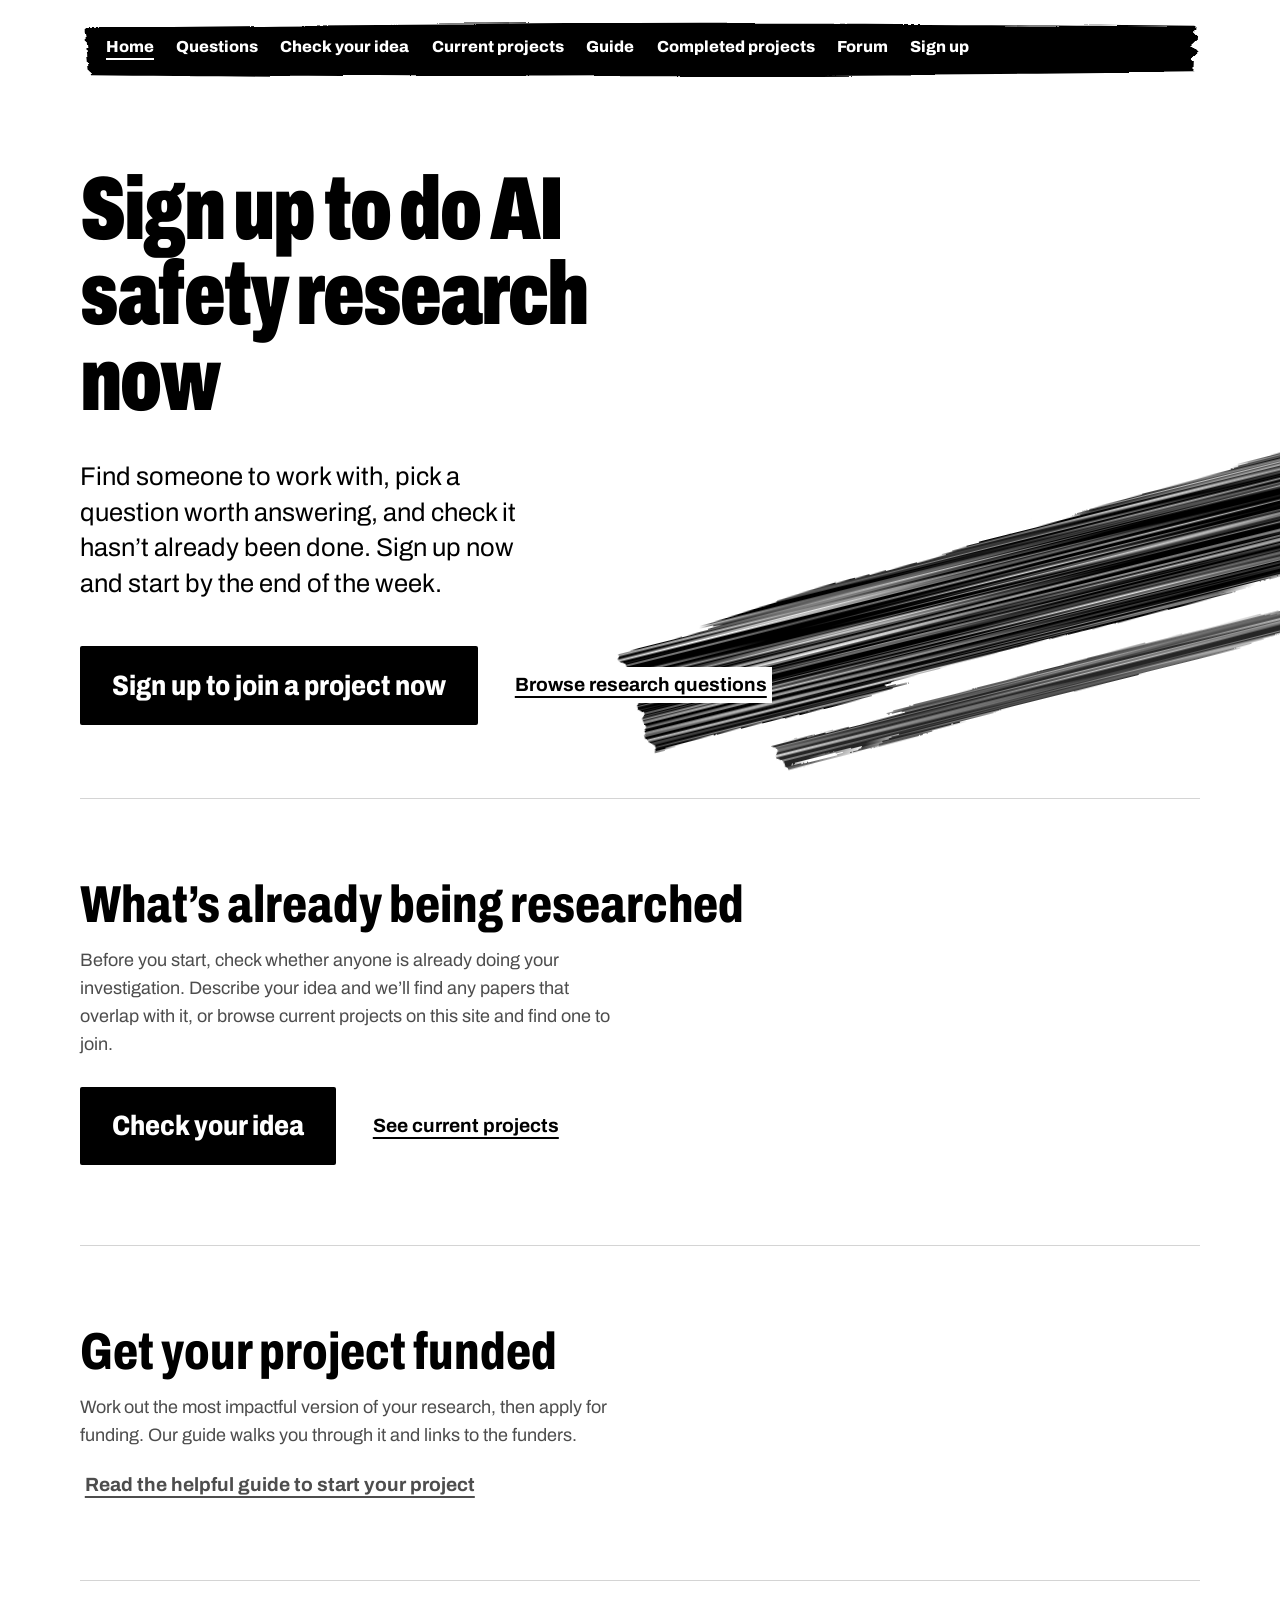
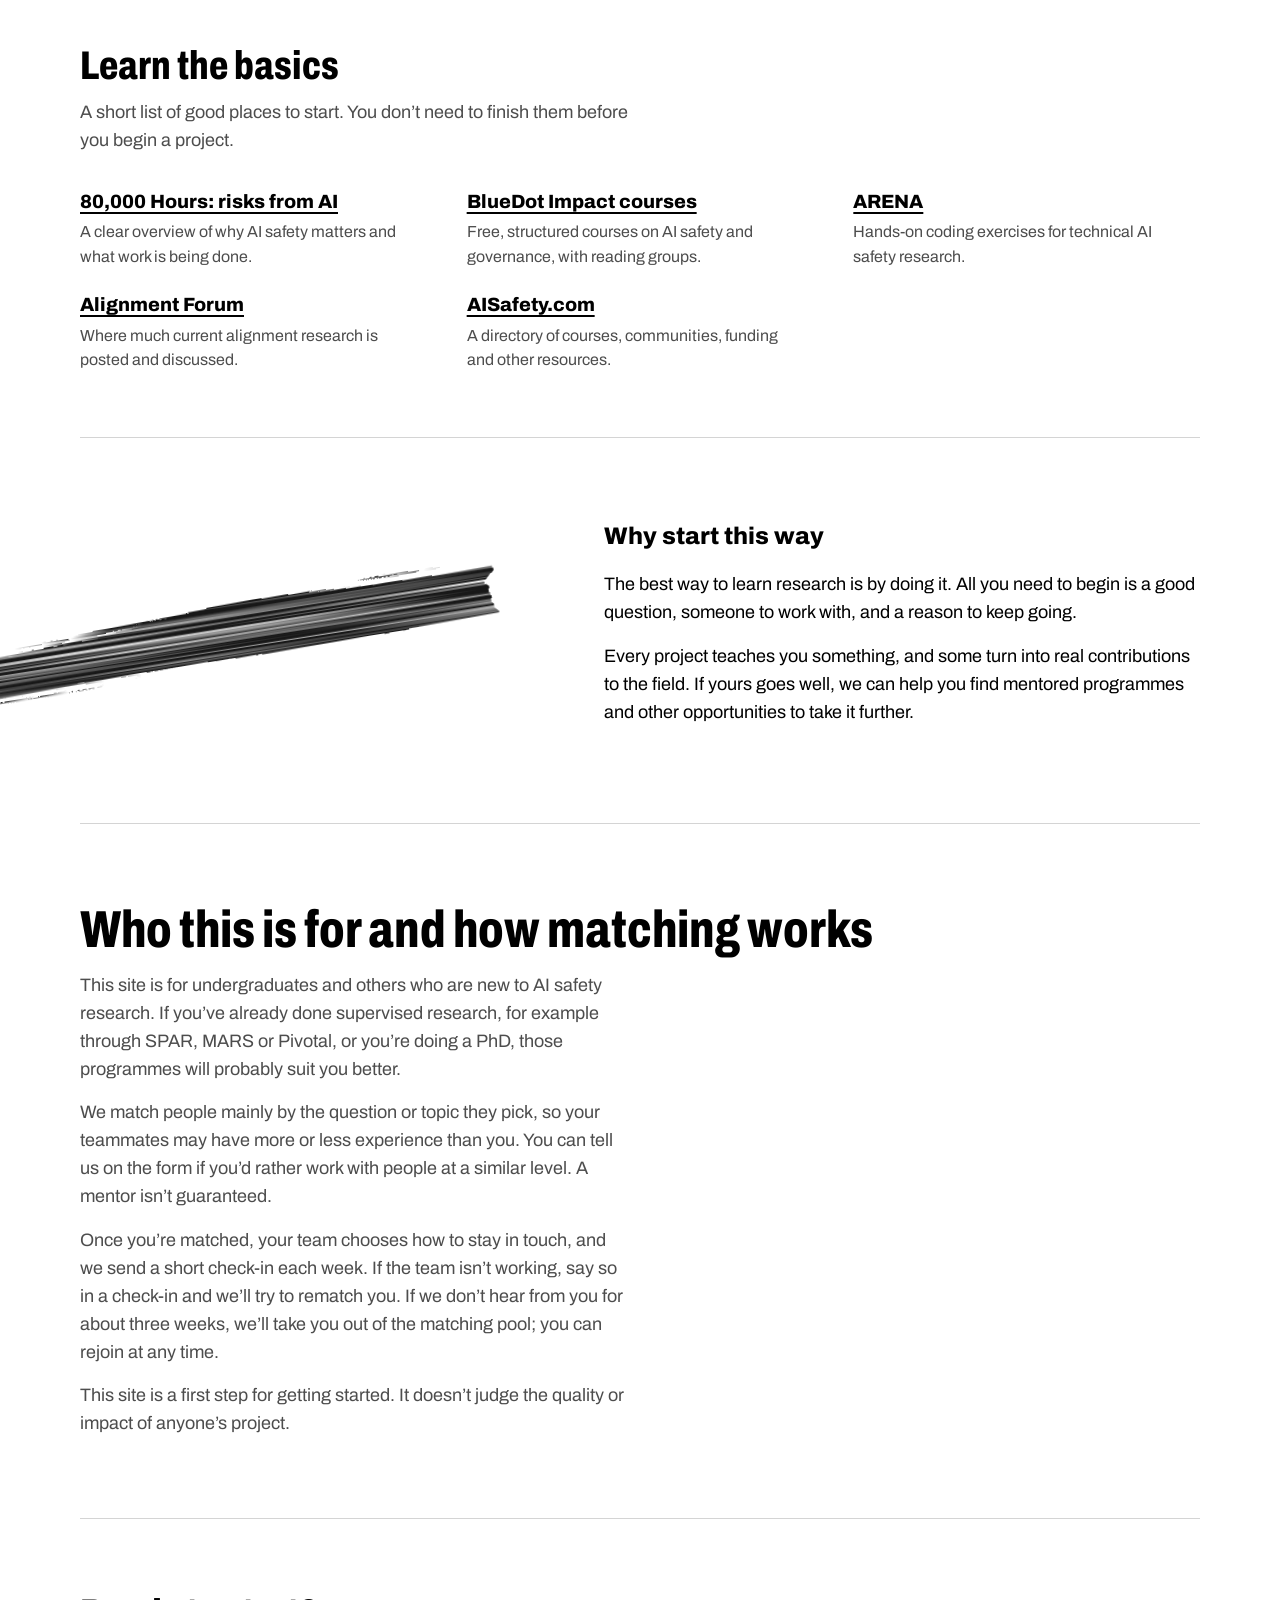
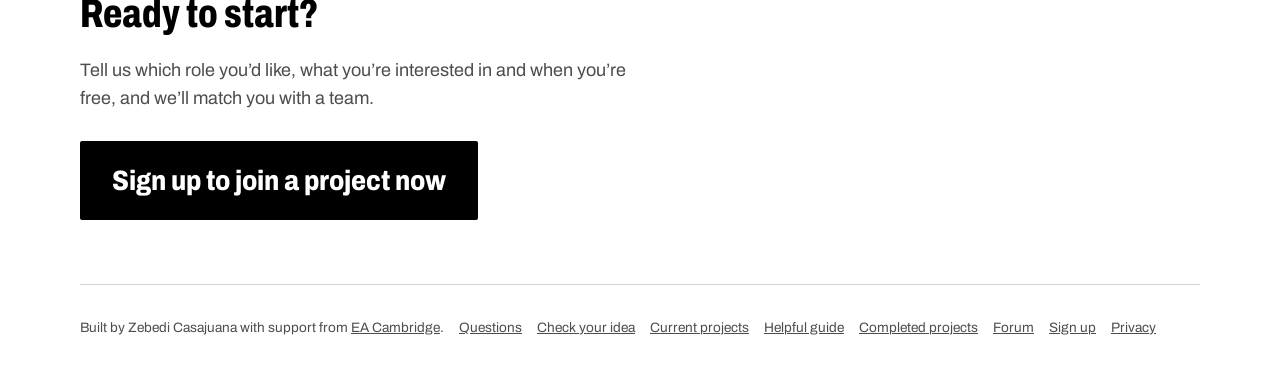
<file: index.html>
<!DOCTYPE html>
<html lang="en-GB">
<head>
<meta charset="utf-8">
<meta name="viewport" content="width=device-width, initial-scale=1">
<title>AI Safety Research: start this week</title>
<meta name="description" content="Find a research team, pick a well-scoped AI safety question and see what’s already being researched. Free, for students.">
<link rel="canonical" href="https://aisafetyresearch.co.uk/">
<meta property="og:type" content="website">
<meta property="og:site_name" content="AI Safety Research">
<meta property="og:title" content="AI Safety Research: start this week">
<meta property="og:description" content="Find a research team, pick a well-scoped AI safety question and see what’s already being researched. Free, for students.">
<meta property="og:url" content="https://aisafetyresearch.co.uk/">
<meta name="twitter:card" content="summary">
<link rel="preconnect" href="https://fonts.googleapis.com">
<link rel="preconnect" href="https://fonts.gstatic.com" crossorigin>
<link href="https://fonts.googleapis.com/css2?family=Archivo:wdth,wght@62..125,400..900&display=swap" rel="stylesheet">
<style>
  :root {
    --paper: #ffffff;
    --ink: #000000;
    --ink-soft: #4d4d4d;
    --rule: #d4d4d4;
    --stroke: #000000;
    color-scheme: light;
  }
  @media (prefers-color-scheme: dark) {
    :root {
      --paper: #000000;
      --ink: #ffffff;
      --ink-soft: #b3b3b3;
      --rule: #333333;
      --stroke: #ffffff;
      color-scheme: dark;
    }
  }

  * { box-sizing: border-box; margin: 0; padding: 0; }

  html { background: var(--paper); }
  body {
    background: var(--paper);
    color: var(--ink);
    font-family: "Archivo", "Helvetica Neue", Arial, sans-serif;
    font-variation-settings: "wdth" 100;
    font-size: 1.125rem;
    line-height: 1.55;
    overflow-x: hidden;
  }

  a { color: inherit; }
  a:focus-visible, .cta:focus-visible {
    outline: 3px solid var(--ink);
    outline-offset: 4px;
  }

  .wrap {
    width: min(1120px, 100% - 3rem);
    margin-inline: auto;
  }

  /* Hero: the most relevant thing, so the biggest thing */
  .hero {
    position: relative;
    min-height: 80vh;
    display: flex;
    flex-direction: column;
    justify-content: center;
    padding-block: 5rem 4rem;
  }
  .slash-hero {
    position: absolute;
    top: 38%;
    right: -22%;
    width: 80%;
    max-width: 1100px;
    color: var(--stroke);
    pointer-events: none;
    z-index: 0;
  }
  .hero-text { position: relative; z-index: 1; }
  h1 {
    font-variation-settings: "wdth" 68;
    font-weight: 900;
    font-size: clamp(2.6rem, 7vw, 6rem);
    line-height: 0.95;
    letter-spacing: -0.02em;
    max-width: 12ch;
  }
  .lede {
    margin-top: 2rem;
    font-size: clamp(1.25rem, 2.2vw, 1.6rem);
    line-height: 1.4;
    max-width: 30ch;
    background: var(--paper);
    padding: 0.25rem 0.5rem 0.25rem 0;
  }
  .cta {
    display: inline-block;
    margin-top: 2.5rem;
    background: var(--ink);
    color: var(--paper);
    text-decoration: none;
    font-weight: 800;
    font-variation-settings: "wdth" 85;
    font-size: clamp(1.3rem, 2.4vw, 1.75rem);
    padding: 1.1rem 2rem;
    border-radius: 2px;
    transition: transform 0.15s ease;
  }
  .cta:hover { transform: translateY(-2px); }
  .actions {
    display: flex;
    flex-wrap: wrap;
    align-items: center;
    gap: 1rem 2rem;
    margin-top: 2.5rem;
  }
  .actions .cta { margin-top: 0; }
  .secondary {
    font-weight: 700;
    font-size: 1.2rem;
    text-underline-offset: 0.25em;
    text-decoration-thickness: 2px;
    background: var(--paper);
    padding: 0.2rem 0.3rem;
  }
  .secondary:focus-visible { outline: 3px solid var(--ink); outline-offset: 4px; }

  /* Research tracker: second most relevant */
  .research { padding-block: 5rem; border-top: 1px solid var(--rule); }
  .research h2 {
    font-variation-settings: "wdth" 75;
    font-weight: 800;
    font-size: clamp(2rem, 4.5vw, 3.25rem);
    line-height: 1;
    margin-bottom: 1rem;
  }
  .research p { color: var(--ink-soft); max-width: 55ch; }

  /* Learning resources: useful, a step down from the tracker */
  .learn { padding-block: 4rem; border-top: 1px solid var(--rule); }
  .learn h2 {
    font-variation-settings: "wdth" 75;
    font-weight: 800;
    font-size: clamp(1.75rem, 3.5vw, 2.5rem);
    line-height: 1.05;
    margin-bottom: 0.75rem;
  }
  .learn-intro { color: var(--ink-soft); max-width: 55ch; margin-bottom: 2rem; }
  .learn ul {
    list-style: none;
    display: grid;
    gap: 1.25rem 2.5rem;
    grid-template-columns: repeat(auto-fit, minmax(260px, 1fr));
  }
  .learn li a {
    display: block;
    font-weight: 800;
    font-size: 1.2rem;
    text-underline-offset: 0.2em;
    text-decoration-thickness: 2px;
  }
  .learn li span { display: block; color: var(--ink-soft); font-size: 1rem; margin-top: 0.25rem; max-width: 36ch; }

  /* Why: supporting detail, smaller again */
  .why {
    position: relative;
    padding-block: 4rem 5rem;
    border-top: 1px solid var(--rule);
  }
  .slash-why {
    position: absolute;
    left: -14%;
    top: 50%;
    transform: translateY(-50%);
    width: 52%;
    max-width: 620px;
    color: var(--stroke);
    opacity: 0.9;
    pointer-events: none;
  }
  .why-text {
    position: relative;
    max-width: 62ch;
    margin-left: auto;
    background: var(--paper);
    padding: 1rem 0 1rem 1.5rem;
  }
  .why h2 {
    font-weight: 800;
    font-size: 1.5rem;
    margin-bottom: 1rem;
  }
  .why p + p { margin-top: 1rem; }

  /* Join */
  .join { padding-block: 4rem; border-top: 1px solid var(--rule); }
  .join h2 {
    font-variation-settings: "wdth" 75;
    font-weight: 800;
    font-size: clamp(1.75rem, 3.5vw, 2.5rem);
    margin-bottom: 0.75rem;
  }
  .join p { max-width: 55ch; color: var(--ink-soft); }
  .join .cta { margin-top: 1.75rem; }
  footer a + a, footer a:last-child { margin-left: 0.75rem; }

  /* Footer: least relevant, smallest */
  footer {
    border-top: 1px solid var(--rule);
    padding-block: 2rem 3rem;
    font-size: 0.85rem;
    color: var(--ink-soft);
  }

  @media (prefers-reduced-motion: reduce) {
    .cta { transition: none; }
    .cta:hover { transform: none; }
  }
  @media (max-width: 640px) {
    .slash-hero { right: -40%; width: 140%; top: auto; bottom: 2%; }
    .slash-why { width: 90%; left: -30%; top: auto; bottom: 0; transform: none; opacity: 0.25; }
    .why-text { padding-left: 0; }
  }
</style>
<link rel="stylesheet" href="nav.css">
</head>
<body>

<svg width="0" height="0" style="position:absolute" aria-hidden="true">
  <defs>
    <filter id="rough" x="-5%" y="-40%" width="110%" height="180%">
      <feTurbulence type="fractalNoise" baseFrequency="0.004 0.08" numOctaves="2" seed="4" result="edge"/>
      <feDisplacementMap in="SourceGraphic" in2="edge" scale="22" xChannelSelector="R" yChannelSelector="G" result="shape"/>
      <feTurbulence type="fractalNoise" baseFrequency="0.002 0.35" numOctaves="2" seed="9" result="bristle"/>
      <feColorMatrix in="bristle" type="matrix" values="0 0 0 0 0  0 0 0 0 0  0 0 0 0 0  0 0 0 -2.2 1.9" result="gaps"/>
      <feComposite in="shape" in2="gaps" operator="in"/>
    </filter>
  </defs>
</svg>

<nav class="wrap streak-nav" aria-label="Site"><svg class="streak" viewBox="0 0 1000 100" preserveAspectRatio="none" aria-hidden="true"><defs><filter id="rough-nav" x="-5%" y="-40%" width="110%" height="180%"><feTurbulence type="fractalNoise" baseFrequency="0.004 0.08" numOctaves="2" seed="4" result="edge"/><feDisplacementMap in="SourceGraphic" in2="edge" scale="14" xChannelSelector="R" yChannelSelector="G" result="shape"/></filter></defs><path fill="currentColor" filter="url(#rough-nav)" d="M4 14 C 300 6, 700 4, 996 10 L 994 90 C 700 96, 300 98, 8 92 Z"/></svg><div class="links"><a href="index.html" aria-current="page">Home</a><a href="questions.html">Questions</a><a href="check.html">Check your idea</a><a href="projects.html">Current projects</a><a href="guide.html">Guide</a><a href="completed.html">Completed projects</a><a href="forum.html">Forum</a><a href="login.html">Sign up</a></div></nav>
<header class="wrap hero">
  <svg class="slash-hero" viewBox="0 0 1000 560" overflow="visible" aria-hidden="true">
    <g fill="currentColor" transform="rotate(-14 500 210)">
      <path filter="url(#rough)" d="M60 230 C 300 206, 650 198, 990 190 L 990 320 C 660 326, 320 338, 70 346 Z"/>
      <path filter="url(#rough)" d="M200 372 C 430 366, 700 362, 950 358 L 950 386 C 700 390, 440 396, 210 400 Z" opacity="0.85"/>
    </g>
  </svg>
  <div class="hero-text">
    <h1>Sign up to do AI safety research now</h1>
    <p class="lede">Find someone to work with, pick a question worth answering, and check it hasn’t already been done. Sign up now and start by the end of the week.</p>
    <div class="actions">
      <a class="cta" href="login.html">Sign up to join a project now</a>
      <a class="secondary" href="questions.html">Browse research questions</a>
    </div>
  </div>
</header>

<main>
  <section class="wrap research" id="research" aria-labelledby="research-title">
    <h2 id="research-title">What’s already being researched</h2>
    <p>Before you start, check whether anyone is already doing your investigation. Describe your idea and we’ll find any papers that overlap with it, or browse current projects on this site and find one to join.</p>
    <div class="actions" style="margin-top:1.75rem">
      <a class="cta" href="check.html">Check your idea</a>
      <a class="secondary" href="projects.html">See current projects</a>
    </div>
  </section>

  <section class="wrap research" id="funding" aria-labelledby="funding-title">
    <h2 id="funding-title">Get your project funded</h2>
    <p>Work out the most impactful version of your research, then apply for funding. Our guide walks you through it and links to the funders.</p>
    <p style="margin-top:1.25rem"><a class="secondary" href="guide.html">Read the helpful guide to start your project</a></p>
  </section>

  <section class="wrap learn" id="learn" aria-labelledby="learn-title">
    <h2 id="learn-title">Learn the basics</h2>
    <p class="learn-intro">A short list of good places to start. You don’t need to finish them before you begin a project.</p>
    <ul>
      <li><a href="https://80000hours.org/problem-profiles/artificial-intelligence/">80,000 Hours: risks from AI</a><span>A clear overview of why AI safety matters and what work is being done.</span></li>
      <li><a href="https://bluedot.org/">BlueDot Impact courses</a><span>Free, structured courses on AI safety and governance, with reading groups.</span></li>
      <li><a href="https://www.arena.education/">ARENA</a><span>Hands-on coding exercises for technical AI safety research.</span></li>
      <li><a href="https://www.alignmentforum.org/">Alignment Forum</a><span>Where much current alignment research is posted and discussed.</span></li>
      <li><a href="https://www.aisafety.com/">AISafety.com</a><span>A directory of courses, communities, funding and other resources.</span></li>
    </ul>
  </section>

  <section class="wrap why" aria-labelledby="why-title">
    <svg class="slash-why" viewBox="0 0 600 200" overflow="visible" aria-hidden="true">
      <g fill="currentColor" transform="rotate(-9 300 100)">
        <path filter="url(#rough)" d="M10 90 C 180 82, 400 78, 590 74 L 590 128 C 400 132, 190 136, 15 142 Z"/>
      </g>
    </svg>
    <div class="why-text">
      <h2 id="why-title">Why start this way</h2>
      <p>The best way to learn research is by doing it. All you need to begin is a good question, someone to work with, and a reason to keep going.</p>
      <p>Every project teaches you something, and some turn into real contributions to the field. If yours goes well, we can help you find mentored programmes and other opportunities to take it further.</p>
    </div>
  </section>

  <section class="wrap research" id="how" aria-labelledby="how-title">
    <h2 id="how-title">Who this is for and how matching works</h2>
    <p>This site is for undergraduates and others who are new to AI safety research. If you’ve already done supervised research, for example through SPAR, MARS or Pivotal, or you’re doing a PhD, those programmes will probably suit you better.</p>
    <p style="margin-top:1rem">We match people mainly by the question or topic they pick, so your teammates may have more or less experience than you. You can tell us on the form if you’d rather work with people at a similar level. A mentor isn’t guaranteed.</p>
    <p style="margin-top:1rem">Once you’re matched, your team chooses how to stay in touch, and we send a short check-in each week. If the team isn’t working, say so in a check-in and we’ll try to rematch you. If we don’t hear from you for about three weeks, we’ll take you out of the matching pool; you can rejoin at any time.</p>
    <p style="margin-top:1rem">This site is a first step for getting started. It doesn’t judge the quality or impact of anyone’s project.</p>
  </section>

  <section class="wrap join" id="join" aria-labelledby="join-title">
    <h2 id="join-title">Ready to start?</h2>
    <p>Tell us which role you’d like, what you’re interested in and when you’re free, and we’ll match you with a team.</p>
    <a class="cta" href="login.html">Sign up to join a project now</a>
  </section>
</main>

<footer class="wrap">
  Built by Zebedi Casajuana with support from <a href="https://www.eacambridge.org/">EA Cambridge</a>. <a href="questions.html">Questions</a> <a href="check.html">Check your idea</a> <a href="projects.html">Current projects</a> <a href="guide.html">Helpful guide</a> <a href="completed.html">Completed projects</a> <a href="forum.html">Forum</a> <a href="login.html">Sign up</a> <a href="privacy.html">Privacy</a>
</footer>

</body>
</html>
</file>
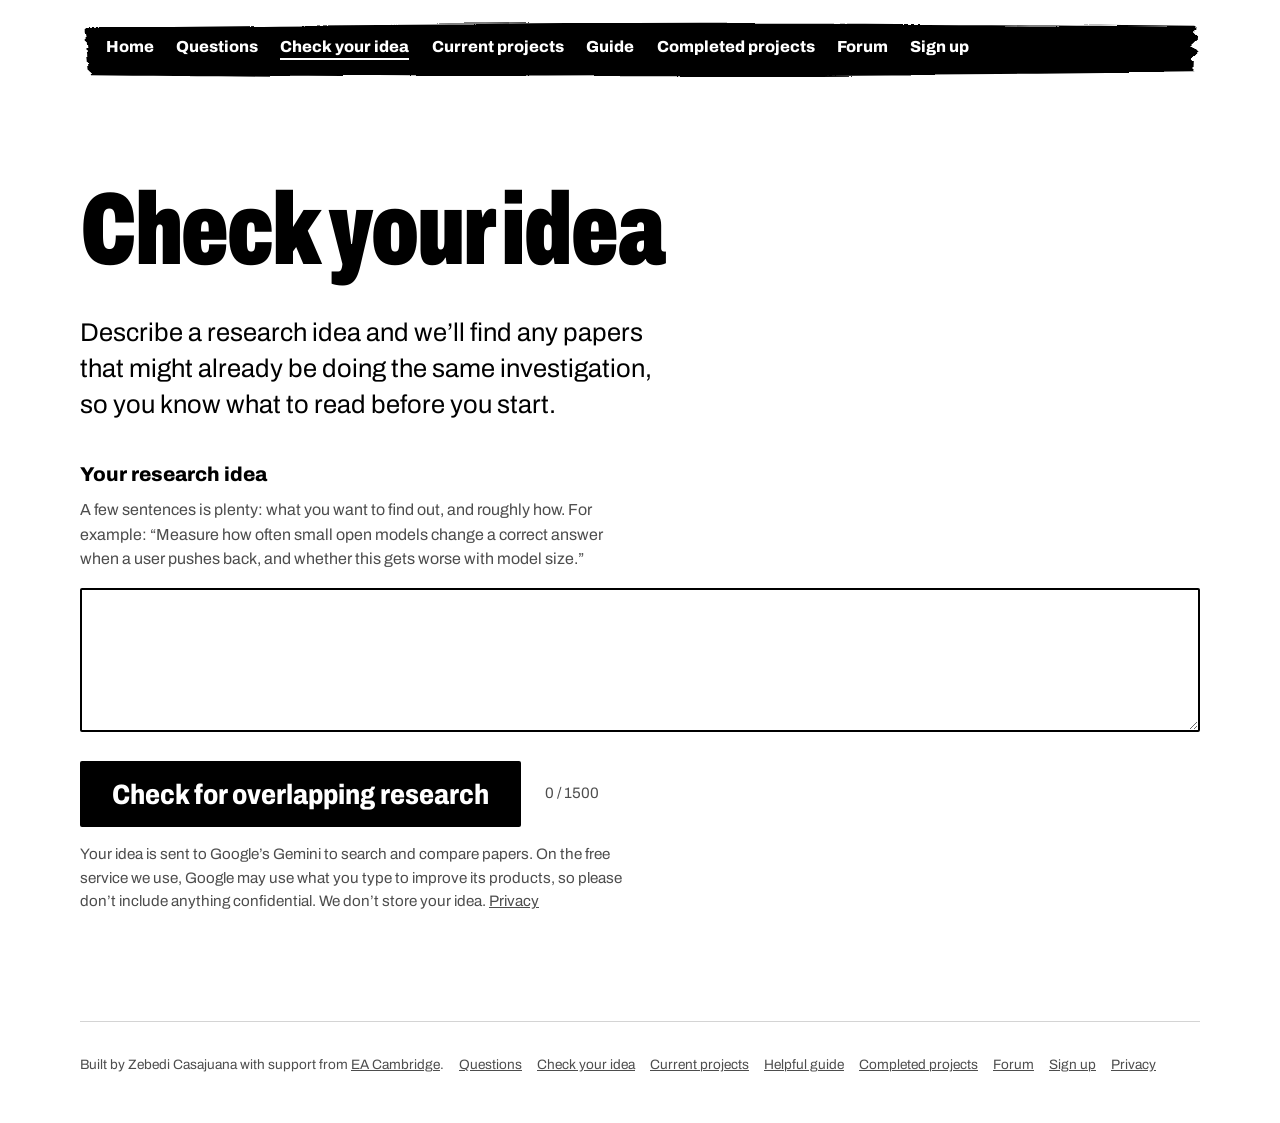
<file: check.html>
<!DOCTYPE html>
<html lang="en-GB">
<head>
<meta charset="utf-8">
<meta name="viewport" content="width=device-width, initial-scale=1">
<title>Check your idea | AI Safety Research</title>
<meta name="description" content="Find a research team, pick a well-scoped AI safety question and see what’s already being researched. Free, for students.">
<link rel="canonical" href="https://aisafetyresearch.co.uk/">
<meta property="og:type" content="website">
<meta property="og:site_name" content="AI Safety Research">
<meta property="og:title" content="AI Safety Research: start this week">
<meta property="og:description" content="Find a research team, pick a well-scoped AI safety question and see what’s already being researched. Free, for students.">
<meta property="og:url" content="https://aisafetyresearch.co.uk/">
<meta name="twitter:card" content="summary">
<link rel="preconnect" href="https://fonts.googleapis.com">
<link rel="preconnect" href="https://fonts.gstatic.com" crossorigin>
<link href="https://fonts.googleapis.com/css2?family=Archivo:wdth,wght@62..125,400..900&display=swap" rel="stylesheet">
<style>
  :root {
    --paper: #ffffff;
    --ink: #000000;
    --ink-soft: #4d4d4d;
    --rule: #d4d4d4;
    --stroke: #000000;
    color-scheme: light;
  }
  @media (prefers-color-scheme: dark) {
    :root {
      --paper: #000000;
      --ink: #ffffff;
      --ink-soft: #b3b3b3;
      --rule: #333333;
      --stroke: #ffffff;
      color-scheme: dark;
    }
  }

  * { box-sizing: border-box; margin: 0; padding: 0; }

  html { background: var(--paper); }
  body {
    background: var(--paper);
    color: var(--ink);
    font-family: "Archivo", "Helvetica Neue", Arial, sans-serif;
    font-variation-settings: "wdth" 100;
    font-size: 1.125rem;
    line-height: 1.55;
    overflow-x: hidden;
  }

  a { color: inherit; }
  a:focus-visible, .cta:focus-visible {
    outline: 3px solid var(--ink);
    outline-offset: 4px;
  }

  .wrap {
    width: min(1120px, 100% - 3rem);
    margin-inline: auto;
  }

  /* Hero: the most relevant thing, so the biggest thing */
  .hero {
    position: relative;
    min-height: 80vh;
    display: flex;
    flex-direction: column;
    justify-content: center;
    padding-block: 5rem 4rem;
  }
  .slash-hero {
    position: absolute;
    top: 38%;
    right: -22%;
    width: 80%;
    max-width: 1100px;
    color: var(--stroke);
    pointer-events: none;
    z-index: 0;
  }
  .hero-text { position: relative; z-index: 1; }
  h1 {
    font-variation-settings: "wdth" 68;
    font-weight: 900;
    font-size: clamp(2.6rem, 7vw, 6rem);
    line-height: 0.95;
    letter-spacing: -0.02em;
    max-width: 12ch;
  }
  .lede {
    margin-top: 2rem;
    font-size: clamp(1.25rem, 2.2vw, 1.6rem);
    line-height: 1.4;
    max-width: 30ch;
    background: var(--paper);
    padding: 0.25rem 0.5rem 0.25rem 0;
  }
  .cta {
    display: inline-block;
    margin-top: 2.5rem;
    background: var(--ink);
    color: var(--paper);
    text-decoration: none;
    font-weight: 800;
    font-variation-settings: "wdth" 85;
    font-size: clamp(1.3rem, 2.4vw, 1.75rem);
    padding: 1.1rem 2rem;
    border-radius: 2px;
    transition: transform 0.15s ease;
  }
  .cta:hover { transform: translateY(-2px); }
  .actions {
    display: flex;
    flex-wrap: wrap;
    align-items: center;
    gap: 1rem 2rem;
    margin-top: 2.5rem;
  }
  .actions .cta { margin-top: 0; }
  .secondary {
    font-weight: 700;
    font-size: 1.2rem;
    text-underline-offset: 0.25em;
    text-decoration-thickness: 2px;
    background: var(--paper);
    padding: 0.2rem 0.3rem;
  }
  .secondary:focus-visible { outline: 3px solid var(--ink); outline-offset: 4px; }

  /* Research tracker: second most relevant */
  .research { padding-block: 5rem; border-top: 1px solid var(--rule); }
  .research h2 {
    font-variation-settings: "wdth" 75;
    font-weight: 800;
    font-size: clamp(2rem, 4.5vw, 3.25rem);
    line-height: 1;
    margin-bottom: 1rem;
  }
  .research p { color: var(--ink-soft); max-width: 55ch; }

  /* Learning resources: useful, a step down from the tracker */
  .learn { padding-block: 4rem; border-top: 1px solid var(--rule); }
  .learn h2 {
    font-variation-settings: "wdth" 75;
    font-weight: 800;
    font-size: clamp(1.75rem, 3.5vw, 2.5rem);
    line-height: 1.05;
    margin-bottom: 0.75rem;
  }
  .learn-intro { color: var(--ink-soft); max-width: 55ch; margin-bottom: 2rem; }
  .learn ul {
    list-style: none;
    display: grid;
    gap: 1.25rem 2.5rem;
    grid-template-columns: repeat(auto-fit, minmax(260px, 1fr));
  }
  .learn li a {
    display: block;
    font-weight: 800;
    font-size: 1.2rem;
    text-underline-offset: 0.2em;
    text-decoration-thickness: 2px;
  }
  .learn li span { display: block; color: var(--ink-soft); font-size: 1rem; margin-top: 0.25rem; max-width: 36ch; }

  /* Why: supporting detail, smaller again */
  .why {
    position: relative;
    padding-block: 4rem 5rem;
    border-top: 1px solid var(--rule);
  }
  .slash-why {
    position: absolute;
    left: -14%;
    top: 50%;
    transform: translateY(-50%);
    width: 52%;
    max-width: 620px;
    color: var(--stroke);
    opacity: 0.9;
    pointer-events: none;
  }
  .why-text {
    position: relative;
    max-width: 62ch;
    margin-left: auto;
    background: var(--paper);
    padding: 1rem 0 1rem 1.5rem;
  }
  .why h2 {
    font-weight: 800;
    font-size: 1.5rem;
    margin-bottom: 1rem;
  }
  .why p + p { margin-top: 1rem; }

  /* Join */
  .join { padding-block: 4rem; border-top: 1px solid var(--rule); }
  .join h2 {
    font-variation-settings: "wdth" 75;
    font-weight: 800;
    font-size: clamp(1.75rem, 3.5vw, 2.5rem);
    margin-bottom: 0.75rem;
  }
  .join p { max-width: 55ch; color: var(--ink-soft); }
  .join .cta { margin-top: 1.75rem; }
  footer a + a, footer a:last-child { margin-left: 0.75rem; }

  /* Footer: least relevant, smallest */
  footer {
    border-top: 1px solid var(--rule);
    padding-block: 2rem 3rem;
    font-size: 0.85rem;
    color: var(--ink-soft);
  }

  @media (prefers-reduced-motion: reduce) {
    .cta { transition: none; }
    .cta:hover { transform: none; }
  }
  @media (max-width: 640px) {
    .slash-hero { right: -40%; width: 140%; top: auto; bottom: 2%; }
    .slash-why { width: 90%; left: -30%; top: auto; bottom: 0; transform: none; opacity: 0.25; }
    .why-text { padding-left: 0; }
  }
</style>
<style>
  .page-head { padding-block: 4rem 2rem; }
  .page-head h1 { margin-top: 2.5rem; max-width: 14ch; font-size: clamp(3rem, 8vw, 6.5rem); }
  .page-head .lede { background: none; max-width: 40ch; }
  .checker { padding-bottom: 3rem; }
  .checker label { display: block; font-weight: 800; font-size: 1.25rem; margin-bottom: 0.5rem; }
  .checker .hint { color: var(--ink-soft); font-size: 1rem; max-width: 62ch; margin-bottom: 1rem; }
  .checker textarea {
    width: 100%; min-height: 9rem; resize: vertical;
    font: inherit; color: var(--ink); background: var(--paper);
    border: 2px solid var(--ink); border-radius: 2px; padding: 0.9rem 1rem;
  }
  .checker textarea:focus-visible { outline: 3px solid var(--ink); outline-offset: 3px; }
  .checker .row { display: flex; flex-wrap: wrap; align-items: center; gap: 1rem 1.5rem; margin-top: 1.25rem; }
  .checker button.cta { border: 0; cursor: pointer; margin-top: 0; font-family: inherit; }
  .checker button.cta[disabled] { opacity: 0.55; cursor: progress; }
  .count { color: var(--ink-soft); font-size: 0.95rem; }
  .privacy-note { color: var(--ink-soft); font-size: 0.95rem; max-width: 62ch; margin-top: 1rem; }
  #status { margin-top: 2rem; font-weight: 700; min-height: 1.5em; }
  .verdict { margin-top: 2.5rem; padding-top: 2rem; border-top: 1px solid var(--rule); }
  .verdict h2 {
    font-variation-settings: "wdth" 75; font-weight: 900;
    font-size: clamp(2rem, 5vw, 3.5rem); line-height: 1.02; max-width: 18ch;
  }
  .verdict p { max-width: 62ch; margin-top: 1rem; font-size: 1.2rem; }
  .ai-label { display: inline-block; margin-top: 1rem; font-size: 0.85rem; font-weight: 700;
    border: 1px solid var(--ink); padding: 0.15rem 0.5rem; border-radius: 2px; }
  .results { list-style: none; margin-top: 2rem; border-top: 1px solid var(--rule); }
  .results li { padding-block: 1.5rem; border-bottom: 1px solid var(--rule); }
  .match { font-weight: 800; font-size: 0.9rem; text-transform: uppercase; letter-spacing: 0.04em; }
  .match.same { background: var(--ink); color: var(--paper); padding: 0.1rem 0.4rem; }
  .results a.title { display: block; font-weight: 800; font-size: 1.3rem; line-height: 1.25; margin-top: 0.35rem;
    text-underline-offset: 0.2em; text-decoration-thickness: 2px; max-width: 50ch; }
  .meta { color: var(--ink-soft); font-size: 0.95rem; margin-top: 0.25rem; }
  .rel { margin-top: 0.5rem; max-width: 62ch; }
  .verdict .lead a { color: var(--ink); font-weight: 800; text-underline-offset: 0.2em; text-decoration-thickness: 2px; }
  .more { margin-top: 2rem; color: var(--ink-soft); max-width: 62ch; }
  .also { margin-top: 2.5rem; }
  .also h3 { font-weight: 800; font-size: 1.2rem; }
  .also ul { list-style: none; margin-top: 0.75rem; }
  .also li { padding-block: 0.35rem; }
  .also li a { font-weight: 700; text-underline-offset: 0.2em; }
  .also li .meta { display: inline; margin: 0; }
  .next { margin-top: 3rem; padding-top: 2rem; border-top: 1px solid var(--rule); }
  .next h3 { font-variation-settings: "wdth" 75; font-weight: 900; font-size: clamp(1.6rem, 3.5vw, 2.4rem); line-height: 1.05; }
  .next p { margin-top: 0.5rem; max-width: 55ch; }
  .next .cta { margin-top: 1.25rem; }
  .more a { color: var(--ink); font-weight: 700; }
</style>
<link rel="stylesheet" href="nav.css">
</head>
<body>
<svg width="0" height="0" style="position:absolute" aria-hidden="true">
  <defs>
    <filter id="rough" x="-5%" y="-40%" width="110%" height="180%">
      <feTurbulence type="fractalNoise" baseFrequency="0.004 0.08" numOctaves="2" seed="4" result="edge"/>
      <feDisplacementMap in="SourceGraphic" in2="edge" scale="22" xChannelSelector="R" yChannelSelector="G" result="shape"/>
      <feTurbulence type="fractalNoise" baseFrequency="0.002 0.35" numOctaves="2" seed="9" result="bristle"/>
      <feColorMatrix in="bristle" type="matrix" values="0 0 0 0 0  0 0 0 0 0  0 0 0 0 0  0 0 0 -2.2 1.9" result="gaps"/>
      <feComposite in="shape" in2="gaps" operator="in"/>
    </filter>
  </defs>
</svg>
<nav class="wrap streak-nav" aria-label="Site"><svg class="streak" viewBox="0 0 1000 100" preserveAspectRatio="none" aria-hidden="true"><defs><filter id="rough-nav" x="-5%" y="-40%" width="110%" height="180%"><feTurbulence type="fractalNoise" baseFrequency="0.004 0.08" numOctaves="2" seed="4" result="edge"/><feDisplacementMap in="SourceGraphic" in2="edge" scale="14" xChannelSelector="R" yChannelSelector="G" result="shape"/></filter></defs><path fill="currentColor" filter="url(#rough-nav)" d="M4 14 C 300 6, 700 4, 996 10 L 994 90 C 700 96, 300 98, 8 92 Z"/></svg><div class="links"><a href="index.html">Home</a><a href="questions.html">Questions</a><a href="check.html" aria-current="page">Check your idea</a><a href="projects.html">Current projects</a><a href="guide.html">Guide</a><a href="completed.html">Completed projects</a><a href="forum.html">Forum</a><a href="login.html">Sign up</a></div></nav>
<header class="wrap page-head">
  <h1>Check your idea</h1>
  <p class="lede">Describe a research idea and we’ll find any papers that might already be doing the same investigation, so you know what to read before you start.</p>
</header>

<main class="wrap checker">
  <form id="check-form" novalidate>
    <label for="idea">Your research idea</label>
    <p class="hint">A few sentences is plenty: what you want to find out, and roughly how. For example: “Measure how often small open models change a correct answer when a user pushes back, and whether this gets worse with model size.”</p>
    <textarea id="idea" name="idea" maxlength="1500" required></textarea>
    <div class="row">
      <button class="cta" type="submit" id="go">Check for overlapping research</button>
      <span class="count" id="count">0 / 1500</span>
    </div>
    <p class="privacy-note">Your idea is sent to Google’s Gemini to search and compare papers. On the free service we use, Google may use what you type to improve its products, so please don’t include anything confidential. We don’t store your idea. <a href="privacy.html">Privacy</a></p>
  </form>

  <p id="status" role="status" aria-live="polite"></p>
  <div id="results"></div>
</main>

<script>
(function () {
  var ENDPOINT = 'https://script.google.com/macros/s/AKfycbzUru24n7YM2lSBUG56bYrszVLsvKVMcVp4yd9a7kHhp6E8cCK3BUo7obgZqYCIjM9xcw/exec';
  var form = document.getElementById('check-form');
  var idea = document.getElementById('idea');
  var go = document.getElementById('go');
  var count = document.getElementById('count');
  var statusEl = document.getElementById('status');
  var out = document.getElementById('results');

  var FORM = 'login.html';
  var HEADINGS = {
    same: 'This has been studied. Start by reading it, then build on it.',
    overlap: 'Others have studied part of this. Build on their work.',
    none: 'We didn’t find anyone doing this investigation.'
  };

  idea.addEventListener('input', function () { count.textContent = idea.value.length + ' / 1500'; });

  function el(tag, cls, text) {
    var e = document.createElement(tag);
    if (cls) e.className = cls;
    if (text) e.textContent = text;
    return e;
  }

  function safeUrl(u) {
    return /^https:\/\//.test(String(u || '')) ? u : null;
  }

  function render(data) {
    out.innerHTML = '';
    var v = el('section', 'verdict');
    v.setAttribute('aria-labelledby', 'verdict-title');
    var h = el('h2', '', HEADINGS[data.verdict] || HEADINGS.none);
    h.id = 'verdict-title';
    v.appendChild(h);
    var linked = (data.results || []).filter(function (r) { return safeUrl(r.url); });
    var best = linked.filter(function (r) { return r.match === 'same investigation'; });
    if (!best.length) best = linked.filter(function (r) { return r.match === 'overlapping'; }).slice(0, 1);
    if (best.length) {
      var lead = el('p', 'lead');
      lead.appendChild(document.createTextNode(best.length > 1 ? 'Read these first: ' : 'Read this first: '));
      best.forEach(function (r, i) {
        if (i) lead.appendChild(document.createTextNode(i === best.length - 1 ? ' and ' : ', '));
        var a = el('a', '', r.title);
        a.href = r.url; a.target = '_blank'; a.rel = 'noopener';
        lead.appendChild(a);
      });
      v.appendChild(lead);
    }
    if (data.summary) v.appendChild(el('p', '', data.summary));
    v.appendChild(el('span', 'ai-label', 'Written by AI. Always read the papers themselves.'));
    out.appendChild(v);

    if (data.results && data.results.length) {
      var ol = el('ol', 'results');
      var RANK = { 'same investigation': 0, 'overlapping': 1, 'partly overlapping': 2 };
      data.results.map(function (r, i) { return { r: r, i: i }; }).sort(function (a, b) {
        var ra = a.r.match in RANK ? RANK[a.r.match] : 2, rb = b.r.match in RANK ? RANK[b.r.match] : 2;
        return (ra - rb) || (a.i - b.i);
      }).map(function (x) { return x.r; }).forEach(function (r) {
        var url = safeUrl(r.url);
        if (!url) return;
        var li = el('li');
        li.appendChild(el('span', 'match' + (r.match === 'same investigation' ? ' same' : ''), r.match));
        var a = el('a', 'title', r.title);
        a.href = url; a.target = '_blank'; a.rel = 'noopener';
        li.appendChild(a);
        var meta = [r.authors, r.year, r.source].filter(Boolean).join(' · ');
        if (meta) li.appendChild(el('p', 'meta', meta));
        if (r.why) li.appendChild(el('p', 'rel', r.why));
        ol.appendChild(li);
      });
      out.appendChild(ol);
    }

    if (data.alsoRelevant && data.alsoRelevant.length) {
      var ar = el('section', 'also');
      ar.appendChild(el('h3', '', 'Also possibly relevant'));
      ar.appendChild(el('p', 'meta', 'Other top search results the AI didn’t pick. Skim the titles in case it missed something.'));
      var ul = el('ul');
      data.alsoRelevant.forEach(function (r) {
        var u = safeUrl(r.url);
        if (!u) return;
        var li = el('li');
        var a = el('a', '', r.title);
        a.href = u; a.target = '_blank'; a.rel = 'noopener';
        li.appendChild(a);
        var meta = [r.year, r.source].filter(Boolean).join(' · ');
        if (meta) li.appendChild(el('span', 'meta', ' · ' + meta));
        ul.appendChild(li);
      });
      ar.appendChild(ul);
      out.appendChild(ar);
    }

    var next = el('section', 'next');
    next.appendChild(el('h3', '', data.verdict === 'none' ? 'Looks new? Start on it.' : 'Found a gap? Start on it.'));
    next.appendChild(el('p', '', 'Sign up and we’ll match you with one or two others to work on it together.'));
    var cta = el('a', 'cta', 'Find a research partner');
    cta.href = FORM;
    next.appendChild(cta);
    out.appendChild(next);


    var more = el('p', 'more');
    more.appendChild(document.createTextNode('This searches academic paper databases, including arXiv. Much AI safety work is posted on forums instead, so also search '));
    var f = data.forumSearch || {};
    var af = el('a', '', 'the Alignment Forum'); af.href = safeUrl(f.alignmentForum) || 'https://www.alignmentforum.org/'; af.target = '_blank'; af.rel = 'noopener';
    var lw = el('a', '', 'LessWrong'); lw.href = safeUrl(f.lessWrong) || 'https://www.lesswrong.com/'; lw.target = '_blank'; lw.rel = 'noopener';
    more.appendChild(af);
    more.appendChild(document.createTextNode(' and '));
    more.appendChild(lw);
    more.appendChild(document.createTextNode('. You can also browse '));
    var pr = el('a', '', 'current projects on this site'); pr.href = 'projects.html';
    more.appendChild(pr);
    more.appendChild(document.createTextNode('.'));
    if (data.sourceProblems && data.sourceProblems.length) {
      more.appendChild(document.createTextNode(' Note: ' + data.sourceProblems.join(' and ') + ' didn’t respond this time, so results may be incomplete.'));
    }
    out.appendChild(more);

    h.setAttribute('tabindex', '-1');
    h.focus();
  }

  form.addEventListener('submit', function (e) {
    e.preventDefault();
    var text = idea.value.trim();
    if (text.length < 30) {
      statusEl.textContent = 'Please describe your idea in at least a sentence or two.';
      idea.focus();
      return;
    }
    go.disabled = true;
    out.innerHTML = '';
    statusEl.textContent = 'Searching for related papers. This usually takes about 10 seconds.';
    fetch(ENDPOINT, {
      method: 'POST',
      headers: { 'Content-Type': 'text/plain;charset=utf-8' },
      body: JSON.stringify({ idea: text })
    })
      .then(function (r) { return r.json(); })
      .then(function (data) {
        if (!data || !data.ok) {
          statusEl.textContent = (data && data.error) || 'Something went wrong. Please try again in a minute.';
          return;
        }
        statusEl.textContent = '';
        render(data);
      })
      .catch(function () {
        statusEl.textContent = 'We couldn’t reach the checker. Please check your connection and try again.';
      })
      .then(function () { go.disabled = false; });
  });
})();
</script>

<footer class="wrap">
  Built by Zebedi Casajuana with support from <a href="https://www.eacambridge.org/">EA Cambridge</a>. <a href="questions.html">Questions</a> <a href="check.html">Check your idea</a> <a href="projects.html">Current projects</a> <a href="guide.html">Helpful guide</a> <a href="completed.html">Completed projects</a> <a href="forum.html">Forum</a> <a href="login.html">Sign up</a> <a href="privacy.html">Privacy</a>
</footer>
</body>
</html>
</file>
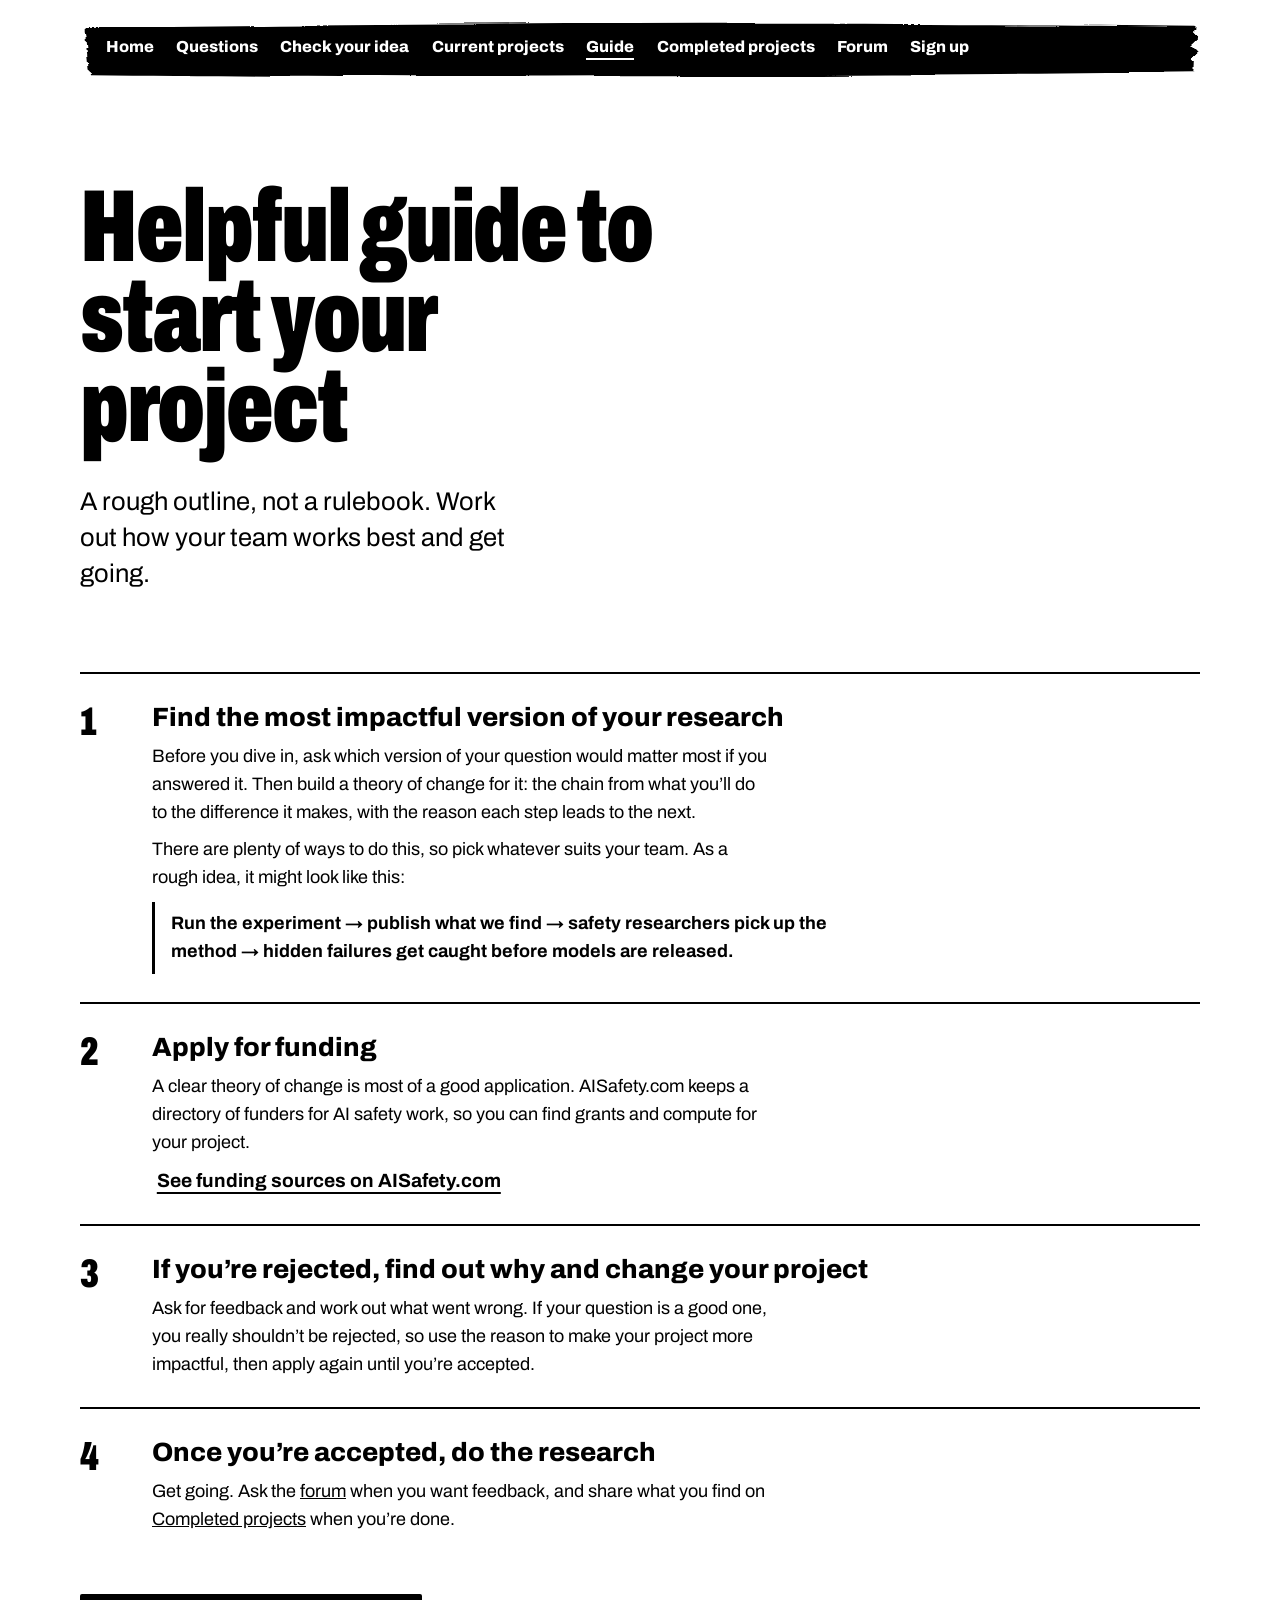
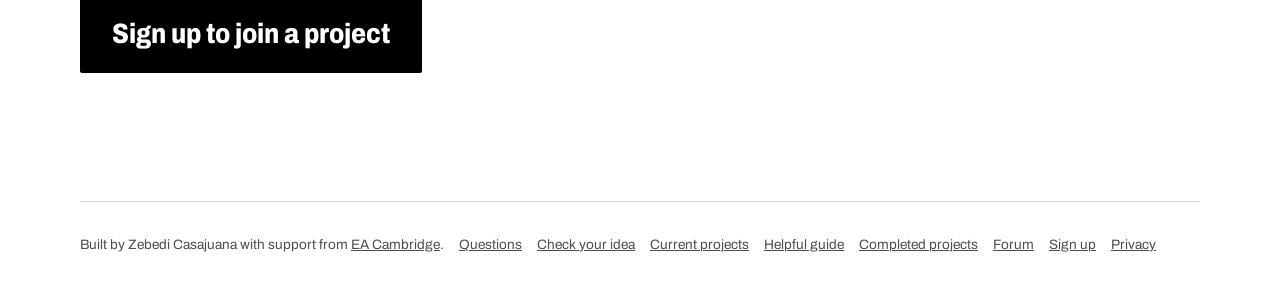
<file: guide.html>
<!DOCTYPE html>
<html lang="en-GB">
<head>
<meta charset="utf-8">
<meta name="viewport" content="width=device-width, initial-scale=1">
<title>Helpful guide to start your project | AI Safety Research</title>
<meta name="description" content="How to start an AI safety research project: find the most impactful version of your research, build a theory of change, apply for funding, improve it if you're rejected, then do the research.">
<link rel="canonical" href="https://aisafetyresearch.co.uk/guide.html">
<meta property="og:type" content="website">
<meta property="og:site_name" content="AI Safety Research">
<meta property="og:title" content="Helpful guide to start your project | AI Safety Research">
<meta property="og:description" content="How to start an AI safety research project: find the most impactful version of your research, build a theory of change, apply for funding, improve it if you're rejected, then do the research.">
<meta property="og:url" content="https://aisafetyresearch.co.uk/guide.html">
<meta name="twitter:card" content="summary">
<link rel="preconnect" href="https://fonts.googleapis.com">
<link rel="preconnect" href="https://fonts.gstatic.com" crossorigin>
<link href="https://fonts.googleapis.com/css2?family=Archivo:wdth,wght@62..125,400..900&display=swap" rel="stylesheet">
<style>
  :root {
    --paper: #ffffff;
    --ink: #000000;
    --ink-soft: #4d4d4d;
    --rule: #d4d4d4;
    color-scheme: light;
  }
  @media (prefers-color-scheme: dark) {
    :root {
      --paper: #000000;
      --ink: #ffffff;
      --ink-soft: #b3b3b3;
      --rule: #333333;
      color-scheme: dark;
    }
  }
  * { box-sizing: border-box; margin: 0; padding: 0; }
  html { background: var(--paper); }
  body {
    background: var(--paper);
    color: var(--ink);
    font-family: "Archivo", "Helvetica Neue", Arial, sans-serif;
    font-variation-settings: "wdth" 100;
    font-size: 1.125rem;
    line-height: 1.55;
    overflow-x: hidden;
  }
  a { color: inherit; }
  a:focus-visible, .cta:focus-visible { outline: 3px solid var(--ink); outline-offset: 4px; }
  .wrap { width: min(1120px, 100% - 3rem); margin-inline: auto; }
  h1 {
    font-variation-settings: "wdth" 68;
    font-weight: 900;
    line-height: 0.88;
    letter-spacing: -0.02em;
  }
  .lede { margin-top: 2rem; font-size: clamp(1.25rem, 2.2vw, 1.6rem); line-height: 1.4; max-width: 30ch; }
  .cta {
    display: inline-block;
    background: var(--ink);
    color: var(--paper);
    text-decoration: none;
    font-weight: 800;
    font-variation-settings: "wdth" 85;
    font-size: clamp(1.3rem, 2.4vw, 1.75rem);
    padding: 1.1rem 2rem;
    border-radius: 2px;
    transition: transform 0.15s ease;
  }
  .cta:hover { transform: translateY(-2px); }
  .secondary { font-weight: 700; font-size: 1.2rem; text-underline-offset: 0.25em; text-decoration-thickness: 2px; padding: 0.2rem 0.3rem; }
  footer a + a, footer a:last-child { margin-left: 0.75rem; }
  footer { border-top: 1px solid var(--rule); padding-block: 2rem 3rem; margin-top: 4rem; font-size: 0.85rem; color: var(--ink-soft); }
  .page-head { padding-block: 4rem 2.5rem; }
  .page-head h1 { margin-top: 2.5rem; max-width: 12ch; font-size: clamp(3rem, 8vw, 6.5rem); }
  .qlist { list-style: none; border-top: 1px solid var(--rule); }
  .qlist > li { padding-block: 2.25rem; border-bottom: 1px solid var(--rule); }
  .area { color: var(--ink-soft); font-weight: 700; font-size: 1rem; }
  .qlist h2 { font-weight: 800; font-size: clamp(1.4rem, 2.6vw, 1.9rem); line-height: 1.2; max-width: 34ch; margin-top: 0.25rem; }
  .qlist p { max-width: 62ch; margin-top: 0.75rem; }
  .qlist .res { color: var(--ink-soft); font-size: 1rem; }
  .status { color: var(--ink-soft); font-size: 1rem; margin-top: 0.5rem; }
  .qlist dl { max-width: 62ch; margin-top: 1rem; display: grid; grid-template-columns: minmax(0, 1fr); gap: 0.6rem; }
  .qlist dt { font-weight: 700; }
  .qlist dd { margin: 0 0 0.4rem; }
  @media (min-width: 720px) { .qlist dl { grid-template-columns: 9rem minmax(0, 1fr); gap: 0.6rem 1.5rem; } .qlist dd { margin: 0; } }
  .note { margin-block: 3rem; color: var(--ink-soft); max-width: 62ch; }
  .submit { margin-top: 1.5rem; padding-top: 3rem; border-top: 1px solid var(--rule); }
  .submit h2 { font-weight: 800; font-size: clamp(1.6rem, 3vw, 2.2rem); line-height: 1.15; }
  .submit p { max-width: 62ch; margin: 0.75rem 0 1.75rem; }
  .guide { margin-top: 0; }
  .guide > h2 { font-variation-settings: "wdth" 75; font-weight: 800; font-size: clamp(2rem, 4.5vw, 3.25rem); line-height: 1; }
  .guide > p { max-width: 62ch; margin-top: 1rem; }
  .gsteps { list-style: none; counter-reset: g; margin-top: 2.5rem; }
  .gsteps > li { counter-increment: g; display: grid; grid-template-columns: 3.5rem minmax(0, 1fr); gap: 0 1rem; padding-block: 1.75rem; border-top: 2px solid var(--ink); }
  .gsteps > li::before { content: counter(g); font-weight: 900; font-variation-settings: "wdth" 68; font-size: 2.5rem; line-height: 1; }
  .gsteps h3 { font-weight: 800; font-size: clamp(1.3rem, 2.4vw, 1.65rem); line-height: 1.2; }
  .gsteps p, .gsteps ul { max-width: 62ch; margin-top: 0.6rem; }
  .gsteps ul { padding-left: 1.2rem; }
  .gsteps ul li + li { margin-top: 0.35rem; }
  .gsteps .first { font-weight: 700; }
  .gsteps .example { border-left: 3px solid var(--ink); padding: 0.5rem 0 0.5rem 1rem; font-weight: 700; }
  .jump { margin-top: 1.5rem; }
  @media (prefers-reduced-motion: reduce) { .cta { transition: none; } .cta:hover { transform: none; } }
</style>
<link rel="stylesheet" href="nav.css">
</head>
<body>
<nav class="wrap streak-nav" aria-label="Site"><svg class="streak" viewBox="0 0 1000 100" preserveAspectRatio="none" aria-hidden="true"><defs><filter id="rough-nav" x="-5%" y="-40%" width="110%" height="180%"><feTurbulence type="fractalNoise" baseFrequency="0.004 0.08" numOctaves="2" seed="4" result="edge"/><feDisplacementMap in="SourceGraphic" in2="edge" scale="14" xChannelSelector="R" yChannelSelector="G" result="shape"/></filter></defs><path fill="currentColor" filter="url(#rough-nav)" d="M4 14 C 300 6, 700 4, 996 10 L 994 90 C 700 96, 300 98, 8 92 Z"/></svg><div class="links"><a href="index.html">Home</a><a href="questions.html">Questions</a><a href="check.html">Check your idea</a><a href="projects.html">Current projects</a><a href="guide.html" aria-current="page">Guide</a><a href="completed.html">Completed projects</a><a href="forum.html">Forum</a><a href="login.html">Sign up</a></div></nav>
<header class="wrap page-head">
  <h1>Helpful guide to start your project</h1>
  <p class="lede">A rough outline, not a rulebook. Work out how your team works best and get going.</p>
</header>
<main class="wrap">
  <section class="guide" id="guide" aria-label="Steps">
    <ol class="gsteps">
      <li><div>
        <h3>Find the most impactful version of your research</h3>
        <p>Before you dive in, ask which version of your question would matter most if you answered it. Then build a theory of change for it: the chain from what you’ll do to the difference it makes, with the reason each step leads to the next.</p>
        <p>There are plenty of ways to do this, so pick whatever suits your team. As a rough idea, it might look like this:</p>
        <p class="example">Run the experiment → publish what we find → safety researchers pick up the method → hidden failures get caught before models are released.</p>
      </div></li>
      <li id="funding"><div>
        <h3>Apply for funding</h3>
        <p>A clear theory of change is most of a good application. AISafety.com keeps a directory of funders for AI safety work, so you can find grants and compute for your project.</p>
        <p><a class="secondary" href="https://aisafety.com/funding">See funding sources on AISafety.com</a></p>
      </div></li>
      <li><div>
        <h3>If you’re rejected, find out why and change your project</h3>
        <p>Ask for feedback and work out what went wrong. If your question is a good one, you really shouldn’t be rejected, so use the reason to make your project more impactful, then apply again until you’re accepted.</p>
      </div></li>
      <li><div>
        <h3>Once you’re accepted, do the research</h3>
        <p>Get going. Ask the <a href="forum.html">forum</a> when you want feedback, and share what you find on <a href="completed.html">Completed projects</a> when you’re done.</p>
      </div></li>
    </ol>
  </section>

  <div style="height:2rem"></div>
  <a class="cta" href="login.html">Sign up to join a project</a>
  <div style="height:4rem"></div>
</main>
<footer class="wrap">
  Built by Zebedi Casajuana with support from <a href="https://www.eacambridge.org/">EA Cambridge</a>. <a href="questions.html">Questions</a> <a href="check.html">Check your idea</a> <a href="projects.html">Current projects</a> <a href="guide.html">Helpful guide</a> <a href="completed.html">Completed projects</a> <a href="forum.html">Forum</a> <a href="login.html">Sign up</a> <a href="privacy.html">Privacy</a>
</footer>
</body>
</html>
</file>
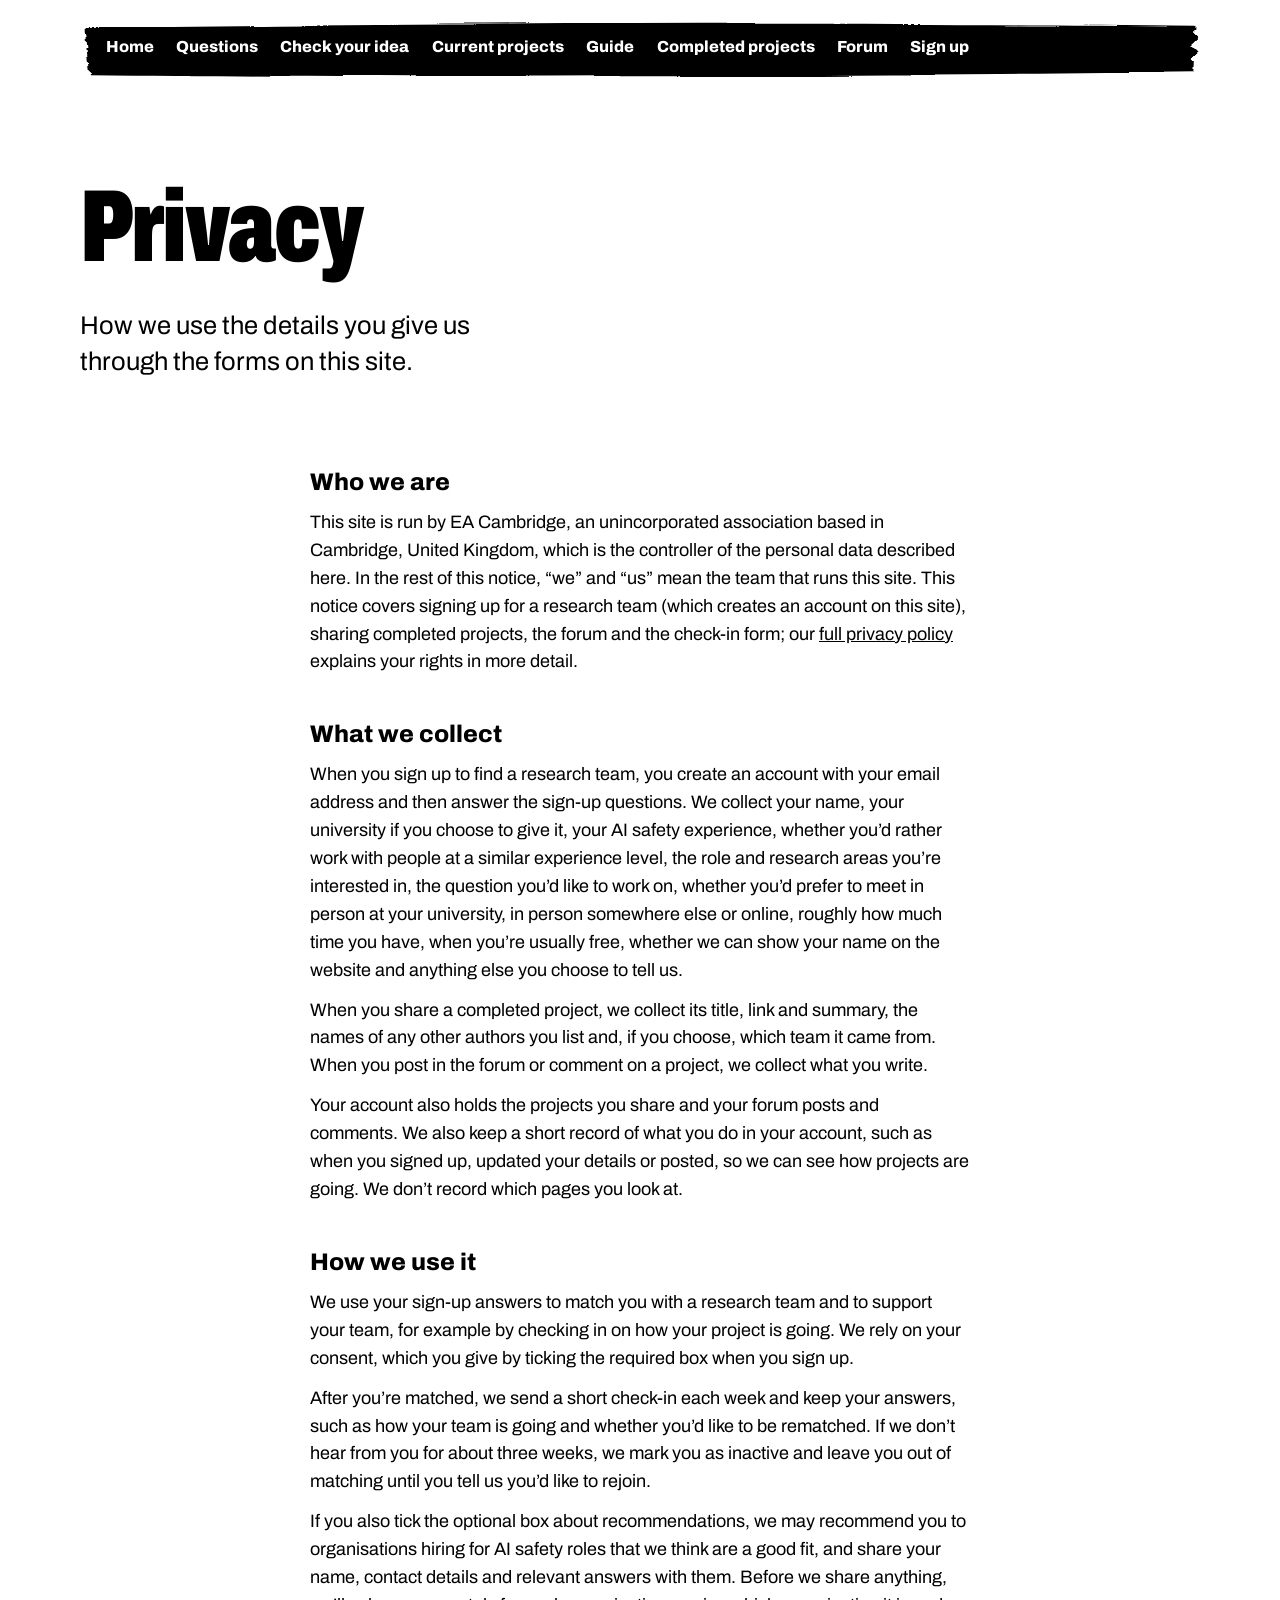
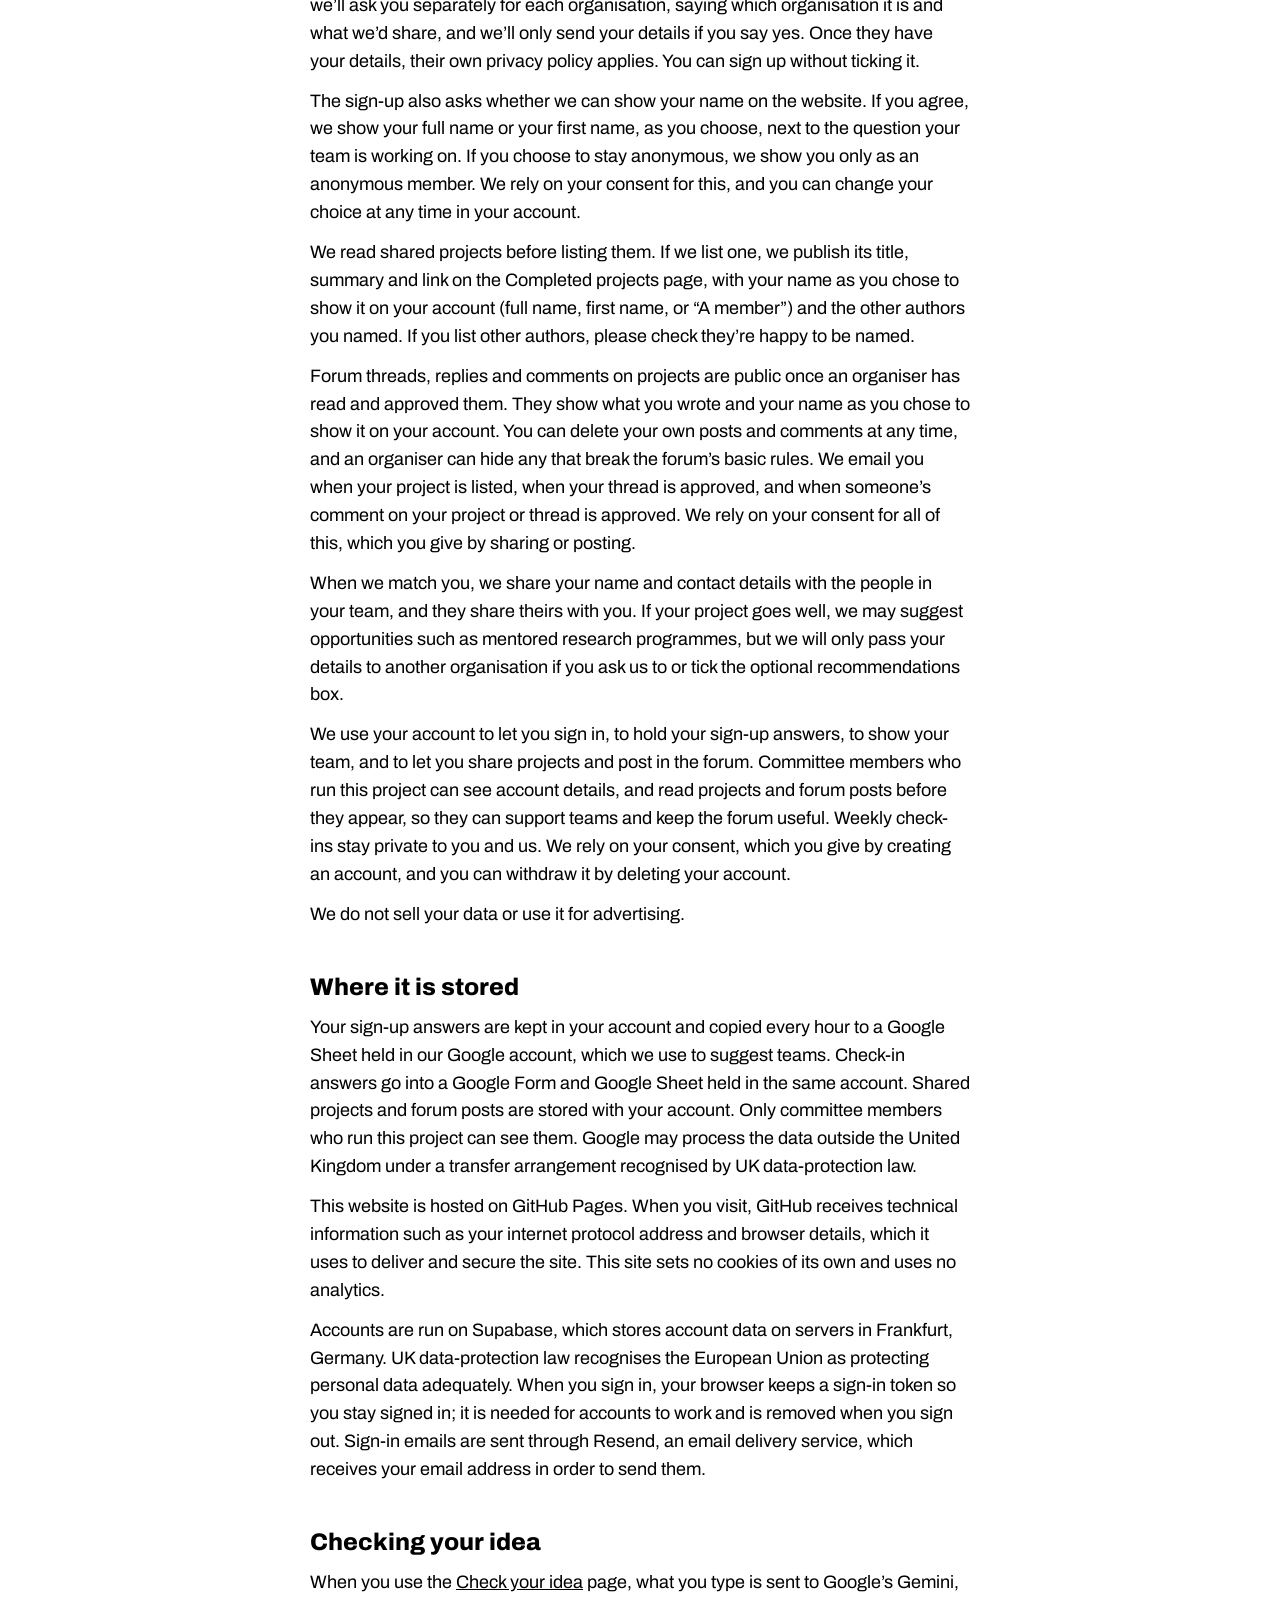
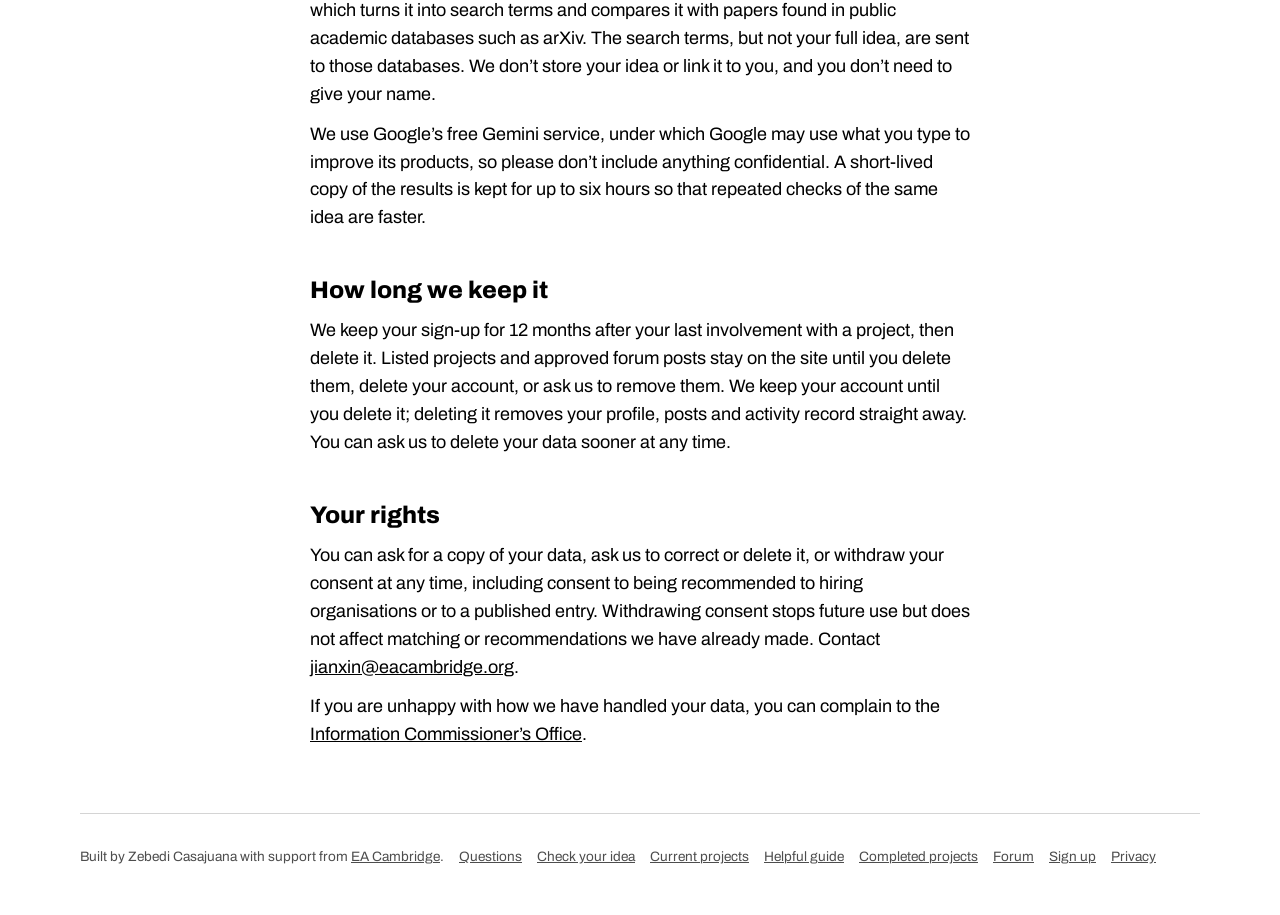
<file: privacy.html>
<!DOCTYPE html>
<html lang="en-GB">
<head>
<meta charset="utf-8">
<meta name="viewport" content="width=device-width, initial-scale=1">
<title>Privacy | AI Safety Research</title>
<meta name="description" content="How AI Safety Research collects, uses and protects the information you give us.">
<link rel="canonical" href="https://aisafetyresearch.co.uk/privacy.html">
<meta property="og:type" content="website">
<meta property="og:site_name" content="AI Safety Research">
<meta property="og:title" content="Privacy | AI Safety Research">
<meta property="og:description" content="How AI Safety Research collects, uses and protects the information you give us.">
<meta property="og:url" content="https://aisafetyresearch.co.uk/privacy.html">
<meta name="twitter:card" content="summary">
<link rel="preconnect" href="https://fonts.googleapis.com">
<link rel="preconnect" href="https://fonts.gstatic.com" crossorigin>
<link href="https://fonts.googleapis.com/css2?family=Archivo:wdth,wght@62..125,400..900&display=swap" rel="stylesheet">
<style>
  :root {
    --paper: #ffffff;
    --ink: #000000;
    --ink-soft: #4d4d4d;
    --rule: #d4d4d4;
    --stroke: #000000;
    color-scheme: light;
  }
  @media (prefers-color-scheme: dark) {
    :root {
      --paper: #000000;
      --ink: #ffffff;
      --ink-soft: #b3b3b3;
      --rule: #333333;
      --stroke: #ffffff;
      color-scheme: dark;
    }
  }

  * { box-sizing: border-box; margin: 0; padding: 0; }

  html { background: var(--paper); }
  body {
    background: var(--paper);
    color: var(--ink);
    font-family: "Archivo", "Helvetica Neue", Arial, sans-serif;
    font-variation-settings: "wdth" 100;
    font-size: 1.125rem;
    line-height: 1.55;
    overflow-x: hidden;
  }

  a { color: inherit; }
  a:focus-visible, .cta:focus-visible {
    outline: 3px solid var(--ink);
    outline-offset: 4px;
  }

  .wrap {
    width: min(1120px, 100% - 3rem);
    margin-inline: auto;
  }

  /* Hero: the most relevant thing, so the biggest thing */
  .hero {
    position: relative;
    min-height: 92vh;
    display: flex;
    flex-direction: column;
    justify-content: center;
    padding-block: 5rem 4rem;
  }
  .slash-hero {
    position: absolute;
    top: 38%;
    right: -22%;
    width: 80%;
    max-width: 1100px;
    color: var(--stroke);
    pointer-events: none;
    z-index: 0;
  }
  .hero-text { position: relative; z-index: 1; }
  h1 {
    font-variation-settings: "wdth" 68;
    font-weight: 900;
    font-size: clamp(3.4rem, 11vw, 9.5rem);
    line-height: 0.88;
    letter-spacing: -0.02em;
    max-width: 9ch;
  }
  .lede {
    margin-top: 2rem;
    font-size: clamp(1.25rem, 2.2vw, 1.6rem);
    line-height: 1.4;
    max-width: 30ch;
    background: var(--paper);
    padding: 0.25rem 0.5rem 0.25rem 0;
  }
  .cta {
    display: inline-block;
    margin-top: 2.5rem;
    background: var(--ink);
    color: var(--paper);
    text-decoration: none;
    font-weight: 800;
    font-variation-settings: "wdth" 85;
    font-size: clamp(1.3rem, 2.4vw, 1.75rem);
    padding: 1.1rem 2rem;
    border-radius: 2px;
    transition: transform 0.15s ease;
  }
  .cta:hover { transform: translateY(-2px); }
  .actions {
    display: flex;
    flex-wrap: wrap;
    align-items: center;
    gap: 1rem 2rem;
    margin-top: 2.5rem;
  }
  .actions .cta { margin-top: 0; }
  .secondary {
    font-weight: 700;
    font-size: 1.2rem;
    text-underline-offset: 0.25em;
    text-decoration-thickness: 2px;
    background: var(--paper);
    padding: 0.2rem 0.3rem;
  }
  .secondary:focus-visible { outline: 3px solid var(--ink); outline-offset: 4px; }

  /* Research tracker: second most relevant */
  .research { padding-block: 5rem; border-top: 1px solid var(--rule); }
  .research h2 {
    font-variation-settings: "wdth" 75;
    font-weight: 800;
    font-size: clamp(2rem, 4.5vw, 3.25rem);
    line-height: 1;
    margin-bottom: 1rem;
  }
  .research p { color: var(--ink-soft); max-width: 55ch; }

  /* Learning resources: useful, a step down from the tracker */
  .learn { padding-block: 4rem; border-top: 1px solid var(--rule); }
  .learn h2 {
    font-variation-settings: "wdth" 75;
    font-weight: 800;
    font-size: clamp(1.75rem, 3.5vw, 2.5rem);
    line-height: 1.05;
    margin-bottom: 0.75rem;
  }
  .learn-intro { color: var(--ink-soft); max-width: 55ch; margin-bottom: 2rem; }
  .learn ul {
    list-style: none;
    display: grid;
    gap: 1.25rem 2.5rem;
    grid-template-columns: repeat(auto-fit, minmax(260px, 1fr));
  }
  .learn li a {
    display: block;
    font-weight: 800;
    font-size: 1.2rem;
    text-underline-offset: 0.2em;
    text-decoration-thickness: 2px;
  }
  .learn li span { display: block; color: var(--ink-soft); font-size: 1rem; margin-top: 0.25rem; max-width: 36ch; }

  /* Why: supporting detail, smaller again */
  .why {
    position: relative;
    padding-block: 4rem 5rem;
    border-top: 1px solid var(--rule);
  }
  .slash-why {
    position: absolute;
    left: -14%;
    top: 50%;
    transform: translateY(-50%);
    width: 52%;
    max-width: 620px;
    color: var(--stroke);
    opacity: 0.9;
    pointer-events: none;
  }
  .why-text {
    position: relative;
    max-width: 62ch;
    margin-left: auto;
    background: var(--paper);
    padding: 1rem 0 1rem 1.5rem;
  }
  .why h2 {
    font-weight: 800;
    font-size: 1.5rem;
    margin-bottom: 1rem;
  }
  .why p + p { margin-top: 1rem; }

  /* Join */
  .join { padding-block: 4rem; border-top: 1px solid var(--rule); }
  .join h2 {
    font-variation-settings: "wdth" 75;
    font-weight: 800;
    font-size: clamp(1.75rem, 3.5vw, 2.5rem);
    margin-bottom: 0.75rem;
  }
  .join p { max-width: 55ch; color: var(--ink-soft); }
  .join .cta { margin-top: 1.75rem; }
  footer a + a, footer a:last-child { margin-left: 0.75rem; }

  /* Footer: least relevant, smallest */
  footer {
    border-top: 1px solid var(--rule);
    padding-block: 2rem 3rem;
    font-size: 0.85rem;
    color: var(--ink-soft);
  }

  @media (prefers-reduced-motion: reduce) {
    .cta { transition: none; }
    .cta:hover { transform: none; }
  }
  @media (max-width: 640px) {
    .slash-hero { right: -40%; width: 140%; top: auto; bottom: 2%; }
    .slash-why { width: 90%; left: -30%; top: auto; bottom: 0; transform: none; opacity: 0.25; }
    .why-text { padding-left: 0; }
  }
</style>
<style>
  .page-head { padding-block: 4rem 2.5rem; }
  .page-head h1 { margin-top: 2.5rem; max-width: 12ch; font-size: clamp(3rem, 8vw, 6.5rem); }
  .page-head .lede { background: none; }
  .prose { max-width: 66ch; padding-bottom: 4rem; }
  .prose h2 { font-weight: 800; font-size: 1.5rem; margin-top: 2.5rem; margin-bottom: 0.5rem; }
  .prose p + p, .prose ul { margin-top: 0.75rem; }
  .prose ul { padding-left: 1.25rem; }
</style>
<link rel="stylesheet" href="nav.css">
</head>
<body>
<svg width="0" height="0" style="position:absolute" aria-hidden="true">
  <defs>
    <filter id="rough" x="-5%" y="-40%" width="110%" height="180%">
      <feTurbulence type="fractalNoise" baseFrequency="0.004 0.08" numOctaves="2" seed="4" result="edge"/>
      <feDisplacementMap in="SourceGraphic" in2="edge" scale="22" xChannelSelector="R" yChannelSelector="G" result="shape"/>
      <feTurbulence type="fractalNoise" baseFrequency="0.002 0.35" numOctaves="2" seed="9" result="bristle"/>
      <feColorMatrix in="bristle" type="matrix" values="0 0 0 0 0  0 0 0 0 0  0 0 0 0 0  0 0 0 -2.2 1.9" result="gaps"/>
      <feComposite in="shape" in2="gaps" operator="in"/>
    </filter>
  </defs>
</svg>
<nav class="wrap streak-nav" aria-label="Site"><svg class="streak" viewBox="0 0 1000 100" preserveAspectRatio="none" aria-hidden="true"><defs><filter id="rough-nav" x="-5%" y="-40%" width="110%" height="180%"><feTurbulence type="fractalNoise" baseFrequency="0.004 0.08" numOctaves="2" seed="4" result="edge"/><feDisplacementMap in="SourceGraphic" in2="edge" scale="14" xChannelSelector="R" yChannelSelector="G" result="shape"/></filter></defs><path fill="currentColor" filter="url(#rough-nav)" d="M4 14 C 300 6, 700 4, 996 10 L 994 90 C 700 96, 300 98, 8 92 Z"/></svg><div class="links"><a href="index.html">Home</a><a href="questions.html">Questions</a><a href="check.html">Check your idea</a><a href="projects.html">Current projects</a><a href="guide.html">Guide</a><a href="completed.html">Completed projects</a><a href="forum.html">Forum</a><a href="login.html">Sign up</a></div></nav>
<header class="wrap page-head">
  <h1>Privacy</h1>
  <p class="lede">How we use the details you give us through the forms on this site.</p>
</header>
<main class="wrap prose">
  <h2>Who we are</h2>
  <p>This site is run by EA Cambridge, an unincorporated association based in Cambridge, United Kingdom, which is the controller of the personal data described here. In the rest of this notice, “we” and “us” mean the team that runs this site. This notice covers signing up for a research team (which creates an account on this site), sharing completed projects, the forum and the check-in form; our <a href="https://docs.google.com/document/d/1aKxwB7-p7iWw23SK5S7XmBwyDX02gzEqiEA-rbyB4h4/edit">full privacy policy</a> explains your rights in more detail.</p>

  <h2>What we collect</h2>
  <p>When you sign up to find a research team, you create an account with your email address and then answer the sign-up questions. We collect your name, your university if you choose to give it, your AI safety experience, whether you’d rather work with people at a similar experience level, the role and research areas you’re interested in, the question you’d like to work on, whether you’d prefer to meet in person at your university, in person somewhere else or online, roughly how much time you have, when you’re usually free, whether we can show your name on the website and anything else you choose to tell us.</p>
  <p>When you share a completed project, we collect its title, link and summary, the names of any other authors you list and, if you choose, which team it came from. When you post in the forum or comment on a project, we collect what you write.</p>
  <p>Your account also holds the projects you share and your forum posts and comments. We also keep a short record of what you do in your account, such as when you signed up, updated your details or posted, so we can see how projects are going. We don’t record which pages you look at.</p>

  <h2>How we use it</h2>
  <p>We use your sign-up answers to match you with a research team and to support your team, for example by checking in on how your project is going. We rely on your consent, which you give by ticking the required box when you sign up.</p>
  <p>After you’re matched, we send a short check-in each week and keep your answers, such as how your team is going and whether you’d like to be rematched. If we don’t hear from you for about three weeks, we mark you as inactive and leave you out of matching until you tell us you’d like to rejoin.</p>
  <p>If you also tick the optional box about recommendations, we may recommend you to organisations hiring for AI safety roles that we think are a good fit, and share your name, contact details and relevant answers with them. Before we share anything, we’ll ask you separately for each organisation, saying which organisation it is and what we’d share, and we’ll only send your details if you say yes. Once they have your details, their own privacy policy applies. You can sign up without ticking it.</p>
  <p>The sign-up also asks whether we can show your name on the website. If you agree, we show your full name or your first name, as you choose, next to the question your team is working on. If you choose to stay anonymous, we show you only as an anonymous member. We rely on your consent for this, and you can change your choice at any time in your account.</p>
  <p>We read shared projects before listing them. If we list one, we publish its title, summary and link on the Completed projects page, with your name as you chose to show it on your account (full name, first name, or “A member”) and the other authors you named. If you list other authors, please check they’re happy to be named.</p>
  <p>Forum threads, replies and comments on projects are public once an organiser has read and approved them. They show what you wrote and your name as you chose to show it on your account. You can delete your own posts and comments at any time, and an organiser can hide any that break the forum’s basic rules. We email you when your project is listed, when your thread is approved, and when someone’s comment on your project or thread is approved. We rely on your consent for all of this, which you give by sharing or posting.</p>
  <p>When we match you, we share your name and contact details with the people in your team, and they share theirs with you. If your project goes well, we may suggest opportunities such as mentored research programmes, but we will only pass your details to another organisation if you ask us to or tick the optional recommendations box.</p>
  <p>We use your account to let you sign in, to hold your sign-up answers, to show your team, and to let you share projects and post in the forum. Committee members who run this project can see account details, and read projects and forum posts before they appear, so they can support teams and keep the forum useful. Weekly check-ins stay private to you and us. We rely on your consent, which you give by creating an account, and you can withdraw it by deleting your account.</p>
  <p>We do not sell your data or use it for advertising.</p>

  <h2>Where it is stored</h2>
  <p>Your sign-up answers are kept in your account and copied every hour to a Google Sheet held in our Google account, which we use to suggest teams. Check-in answers go into a Google Form and Google Sheet held in the same account. Shared projects and forum posts are stored with your account. Only committee members who run this project can see them. Google may process the data outside the United Kingdom under a transfer arrangement recognised by UK data-protection law.</p>
  <p>This website is hosted on GitHub Pages. When you visit, GitHub receives technical information such as your internet protocol address and browser details, which it uses to deliver and secure the site. This site sets no cookies of its own and uses no analytics.</p>
  <p>Accounts are run on Supabase, which stores account data on servers in Frankfurt, Germany. UK data-protection law recognises the European Union as protecting personal data adequately. When you sign in, your browser keeps a sign-in token so you stay signed in; it is needed for accounts to work and is removed when you sign out. Sign-in emails are sent through Resend, an email delivery service, which receives your email address in order to send them.</p>

  <h2>Checking your idea</h2>
  <p>When you use the <a href="check.html">Check your idea</a> page, what you type is sent to Google’s Gemini, which turns it into search terms and compares it with papers found in public academic databases such as arXiv. The search terms, but not your full idea, are sent to those databases. We don’t store your idea or link it to you, and you don’t need to give your name.</p>
  <p>We use Google’s free Gemini service, under which Google may use what you type to improve its products, so please don’t include anything confidential. A short-lived copy of the results is kept for up to six hours so that repeated checks of the same idea are faster.</p>

  <h2>How long we keep it</h2>
  <p>We keep your sign-up for 12 months after your last involvement with a project, then delete it. Listed projects and approved forum posts stay on the site until you delete them, delete your account, or ask us to remove them. We keep your account until you delete it; deleting it removes your profile, posts and activity record straight away. You can ask us to delete your data sooner at any time.</p>

  <h2>Your rights</h2>
  <p>You can ask for a copy of your data, ask us to correct or delete it, or withdraw your consent at any time, including consent to being recommended to hiring organisations or to a published entry. Withdrawing consent stops future use but does not affect matching or recommendations we have already made. Contact <a href="mailto:jianxin@eacambridge.org">jianxin@eacambridge.org</a>.</p>
  <p>If you are unhappy with how we have handled your data, you can complain to the <a href="https://ico.org.uk/make-a-complaint/">Information Commissioner’s Office</a>.</p>
</main>
<footer class="wrap">
  Built by Zebedi Casajuana with support from <a href="https://www.eacambridge.org/">EA Cambridge</a>. <a href="questions.html">Questions</a> <a href="check.html">Check your idea</a> <a href="projects.html">Current projects</a> <a href="guide.html">Helpful guide</a> <a href="completed.html">Completed projects</a> <a href="forum.html">Forum</a> <a href="login.html">Sign up</a> <a href="privacy.html">Privacy</a>
</footer>
</body>
</html>
</file>
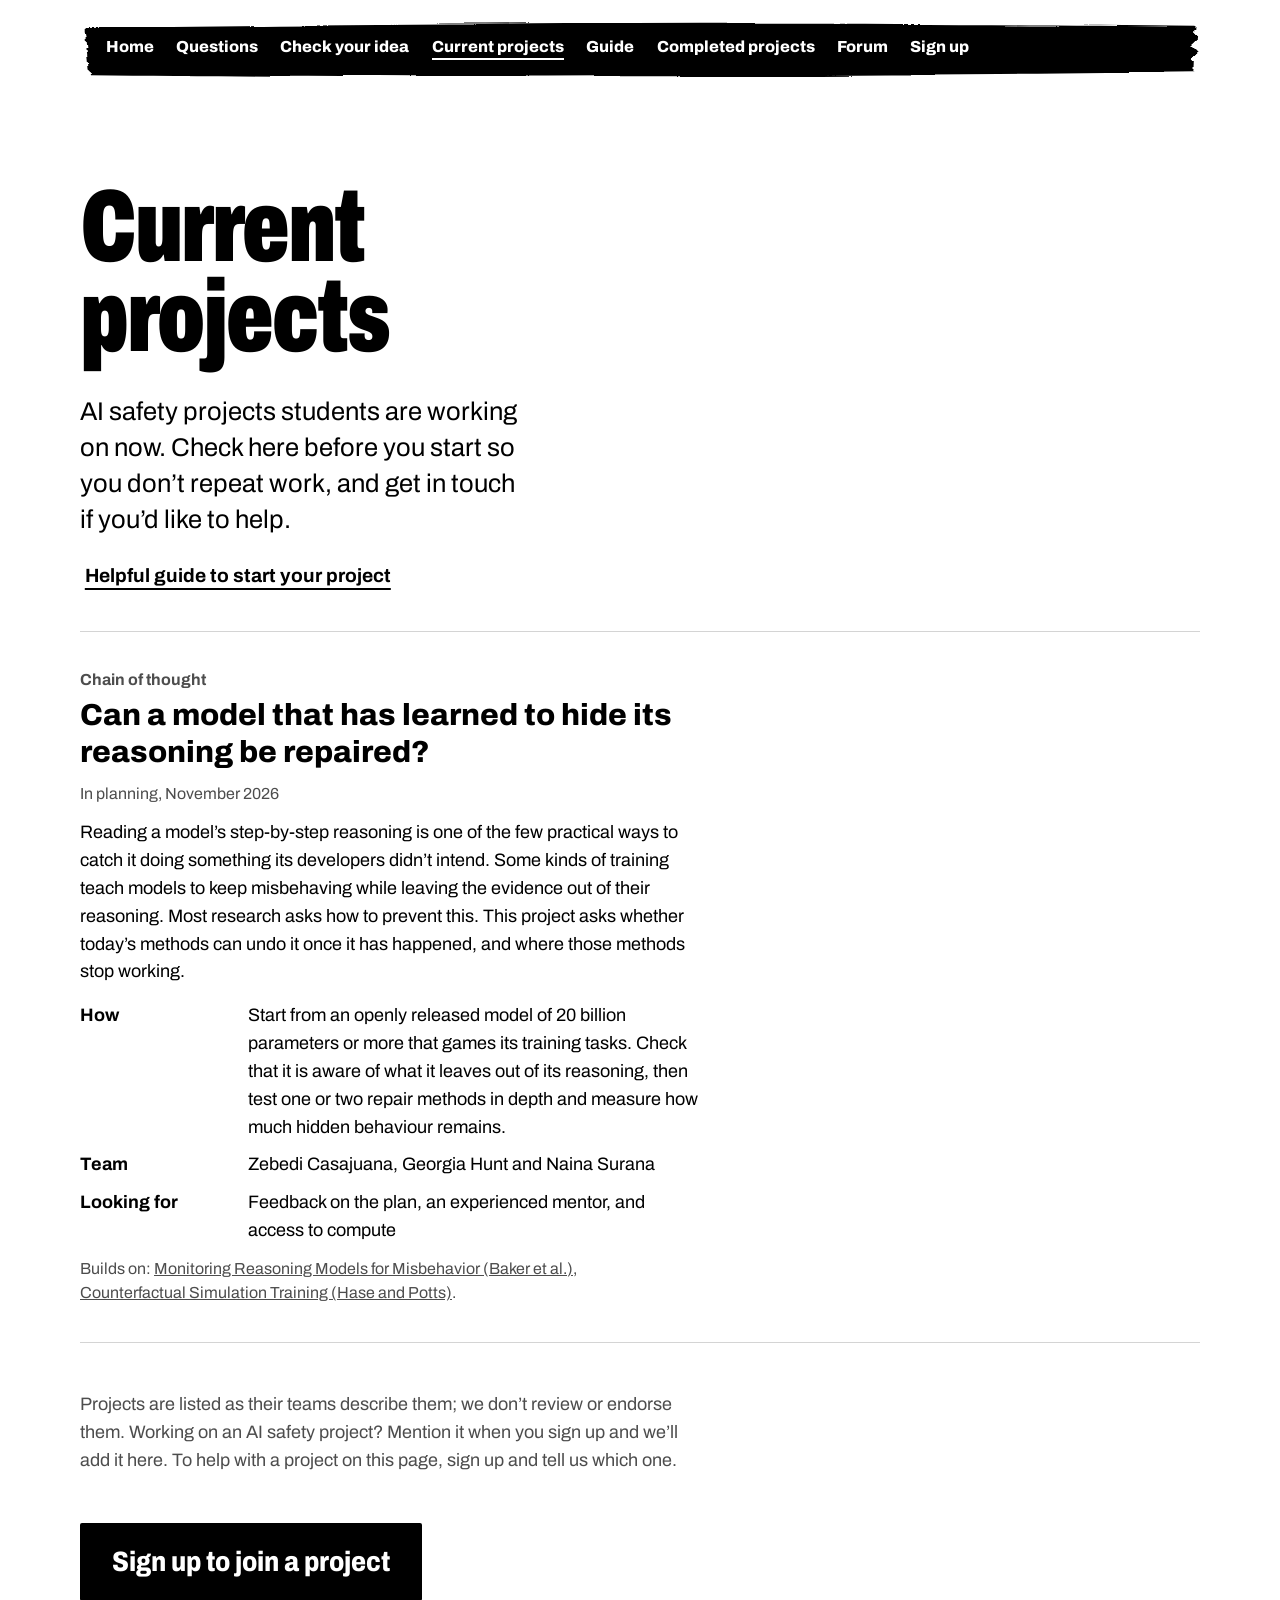
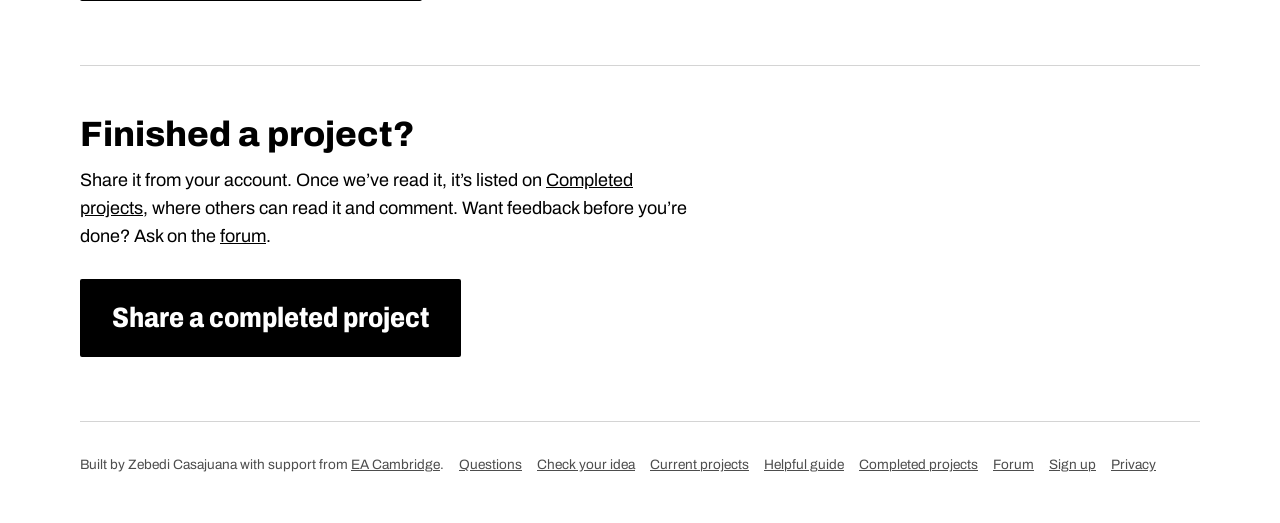
<file: projects.html>
<!DOCTYPE html>
<html lang="en-GB">
<head>
<meta charset="utf-8">
<meta name="viewport" content="width=device-width, initial-scale=1">
<title>Current projects | AI Safety Research</title>
<meta name="description" content="AI safety research projects students are working on now, so you can check your idea is new and find projects to join.">
<link rel="canonical" href="https://aisafetyresearch.co.uk/projects.html">
<meta property="og:type" content="website">
<meta property="og:site_name" content="AI Safety Research">
<meta property="og:title" content="Current projects | AI Safety Research">
<meta property="og:description" content="AI safety research projects students are working on now, so you can check your idea is new and find projects to join.">
<meta property="og:url" content="https://aisafetyresearch.co.uk/projects.html">
<meta name="twitter:card" content="summary">
<link rel="preconnect" href="https://fonts.googleapis.com">
<link rel="preconnect" href="https://fonts.gstatic.com" crossorigin>
<link href="https://fonts.googleapis.com/css2?family=Archivo:wdth,wght@62..125,400..900&display=swap" rel="stylesheet">
<style>
  :root {
    --paper: #ffffff;
    --ink: #000000;
    --ink-soft: #4d4d4d;
    --rule: #d4d4d4;
    color-scheme: light;
  }
  @media (prefers-color-scheme: dark) {
    :root {
      --paper: #000000;
      --ink: #ffffff;
      --ink-soft: #b3b3b3;
      --rule: #333333;
      color-scheme: dark;
    }
  }
  * { box-sizing: border-box; margin: 0; padding: 0; }
  html { background: var(--paper); }
  body {
    background: var(--paper);
    color: var(--ink);
    font-family: "Archivo", "Helvetica Neue", Arial, sans-serif;
    font-variation-settings: "wdth" 100;
    font-size: 1.125rem;
    line-height: 1.55;
    overflow-x: hidden;
  }
  a { color: inherit; }
  a:focus-visible, .cta:focus-visible { outline: 3px solid var(--ink); outline-offset: 4px; }
  .wrap { width: min(1120px, 100% - 3rem); margin-inline: auto; }
  h1 {
    font-variation-settings: "wdth" 68;
    font-weight: 900;
    line-height: 0.88;
    letter-spacing: -0.02em;
  }
  .lede { margin-top: 2rem; font-size: clamp(1.25rem, 2.2vw, 1.6rem); line-height: 1.4; max-width: 30ch; }
  .cta {
    display: inline-block;
    background: var(--ink);
    color: var(--paper);
    text-decoration: none;
    font-weight: 800;
    font-variation-settings: "wdth" 85;
    font-size: clamp(1.3rem, 2.4vw, 1.75rem);
    padding: 1.1rem 2rem;
    border-radius: 2px;
    transition: transform 0.15s ease;
  }
  .cta:hover { transform: translateY(-2px); }
  .secondary { font-weight: 700; font-size: 1.2rem; text-underline-offset: 0.25em; text-decoration-thickness: 2px; padding: 0.2rem 0.3rem; }
  footer a + a, footer a:last-child { margin-left: 0.75rem; }
  footer { border-top: 1px solid var(--rule); padding-block: 2rem 3rem; margin-top: 4rem; font-size: 0.85rem; color: var(--ink-soft); }
  .page-head { padding-block: 4rem 2.5rem; }
  .page-head h1 { margin-top: 2.5rem; max-width: 12ch; font-size: clamp(3rem, 8vw, 6.5rem); }
  .qlist { list-style: none; border-top: 1px solid var(--rule); }
  .qlist > li { padding-block: 2.25rem; border-bottom: 1px solid var(--rule); }
  .area { color: var(--ink-soft); font-weight: 700; font-size: 1rem; }
  .qlist h2 { font-weight: 800; font-size: clamp(1.4rem, 2.6vw, 1.9rem); line-height: 1.2; max-width: 34ch; margin-top: 0.25rem; }
  .qlist p { max-width: 62ch; margin-top: 0.75rem; }
  .qlist .res { color: var(--ink-soft); font-size: 1rem; }
  .status { color: var(--ink-soft); font-size: 1rem; margin-top: 0.5rem; }
  .qlist dl { max-width: 62ch; margin-top: 1rem; display: grid; grid-template-columns: minmax(0, 1fr); gap: 0.6rem; }
  .qlist dt { font-weight: 700; }
  .qlist dd { margin: 0 0 0.4rem; }
  @media (min-width: 720px) { .qlist dl { grid-template-columns: 9rem minmax(0, 1fr); gap: 0.6rem 1.5rem; } .qlist dd { margin: 0; } }
  .note { margin-block: 3rem; color: var(--ink-soft); max-width: 62ch; }
  .submit { margin-top: 1.5rem; padding-top: 3rem; border-top: 1px solid var(--rule); }
  .submit h2 { font-weight: 800; font-size: clamp(1.6rem, 3vw, 2.2rem); line-height: 1.15; }
  .submit p { max-width: 62ch; margin: 0.75rem 0 1.75rem; }
  .jump { margin-top: 1.5rem; }
  @media (prefers-reduced-motion: reduce) { .cta { transition: none; } .cta:hover { transform: none; } }
</style>
<link rel="stylesheet" href="nav.css">
</head>
<body>
<nav class="wrap streak-nav" aria-label="Site"><svg class="streak" viewBox="0 0 1000 100" preserveAspectRatio="none" aria-hidden="true"><defs><filter id="rough-nav" x="-5%" y="-40%" width="110%" height="180%"><feTurbulence type="fractalNoise" baseFrequency="0.004 0.08" numOctaves="2" seed="4" result="edge"/><feDisplacementMap in="SourceGraphic" in2="edge" scale="14" xChannelSelector="R" yChannelSelector="G" result="shape"/></filter></defs><path fill="currentColor" filter="url(#rough-nav)" d="M4 14 C 300 6, 700 4, 996 10 L 994 90 C 700 96, 300 98, 8 92 Z"/></svg><div class="links"><a href="index.html">Home</a><a href="questions.html">Questions</a><a href="check.html">Check your idea</a><a href="projects.html" aria-current="page">Current projects</a><a href="guide.html">Guide</a><a href="completed.html">Completed projects</a><a href="forum.html">Forum</a><a href="login.html">Sign up</a></div></nav>
<header class="wrap page-head">
  <h1>Current projects</h1>
  <p class="lede">AI safety projects students are working on now. Check here before you start so you don’t repeat work, and get in touch if you’d like to help.</p>
  <p class="jump"><a class="secondary" href="guide.html">Helpful guide to start your project</a></p>
</header>
<main class="wrap">
  <ul class="qlist">
    <li>
      <div class="area">Chain of thought</div>
      <h2>Can a model that has learned to hide its reasoning be repaired?</h2>
      <p class="status">In planning, November 2026</p>
      <p>Reading a model’s step-by-step reasoning is one of the few practical ways to catch it doing something its developers didn’t intend. Some kinds of training teach models to keep misbehaving while leaving the evidence out of their reasoning. Most research asks how to prevent this. This project asks whether today’s methods can undo it once it has happened, and where those methods stop working.</p>
      <dl>
        <dt>How</dt>
        <dd>Start from an openly released model of 20 billion parameters or more that games its training tasks. Check that it is aware of what it leaves out of its reasoning, then test one or two repair methods in depth and measure how much hidden behaviour remains.</dd>
        <dt>Team</dt>
        <dd>Zebedi Casajuana, Georgia Hunt and Naina Surana</dd>
        <dt>Looking for</dt>
        <dd>Feedback on the plan, an experienced mentor, and access to compute</dd>
      </dl>
      <p class="res">Builds on: <a href="https://arxiv.org/abs/2503.11926">Monitoring Reasoning Models for Misbehavior (Baker et al.)</a>, <a href="https://arxiv.org/abs/2602.20710">Counterfactual Simulation Training (Hase and Potts)</a>.</p>
    </li>
  </ul>
  <p class="note">Projects are listed as their teams describe them; we don’t review or endorse them. Working on an AI safety project? Mention it when you sign up and we’ll add it here. To help with a project on this page, sign up and tell us which one.</p>
  <a class="cta" href="login.html">Sign up to join a project</a>

  <section class="submit" aria-labelledby="submit-title" style="margin-top:4rem">
    <h2 id="submit-title">Finished a project?</h2>
    <p>Share it from your account. Once we’ve read it, it’s listed on <a href="completed.html">Completed projects</a>, where others can read it and comment. Want feedback before you’re done? Ask on the <a href="forum.html">forum</a>.</p>
    <a class="cta" href="account.html#share">Share a completed project</a>
  </section>
</main>
<footer class="wrap">
  Built by Zebedi Casajuana with support from <a href="https://www.eacambridge.org/">EA Cambridge</a>. <a href="questions.html">Questions</a> <a href="check.html">Check your idea</a> <a href="projects.html">Current projects</a> <a href="guide.html">Helpful guide</a> <a href="completed.html">Completed projects</a> <a href="forum.html">Forum</a> <a href="login.html">Sign up</a> <a href="privacy.html">Privacy</a>
</footer>
</body>
</html>
</file>
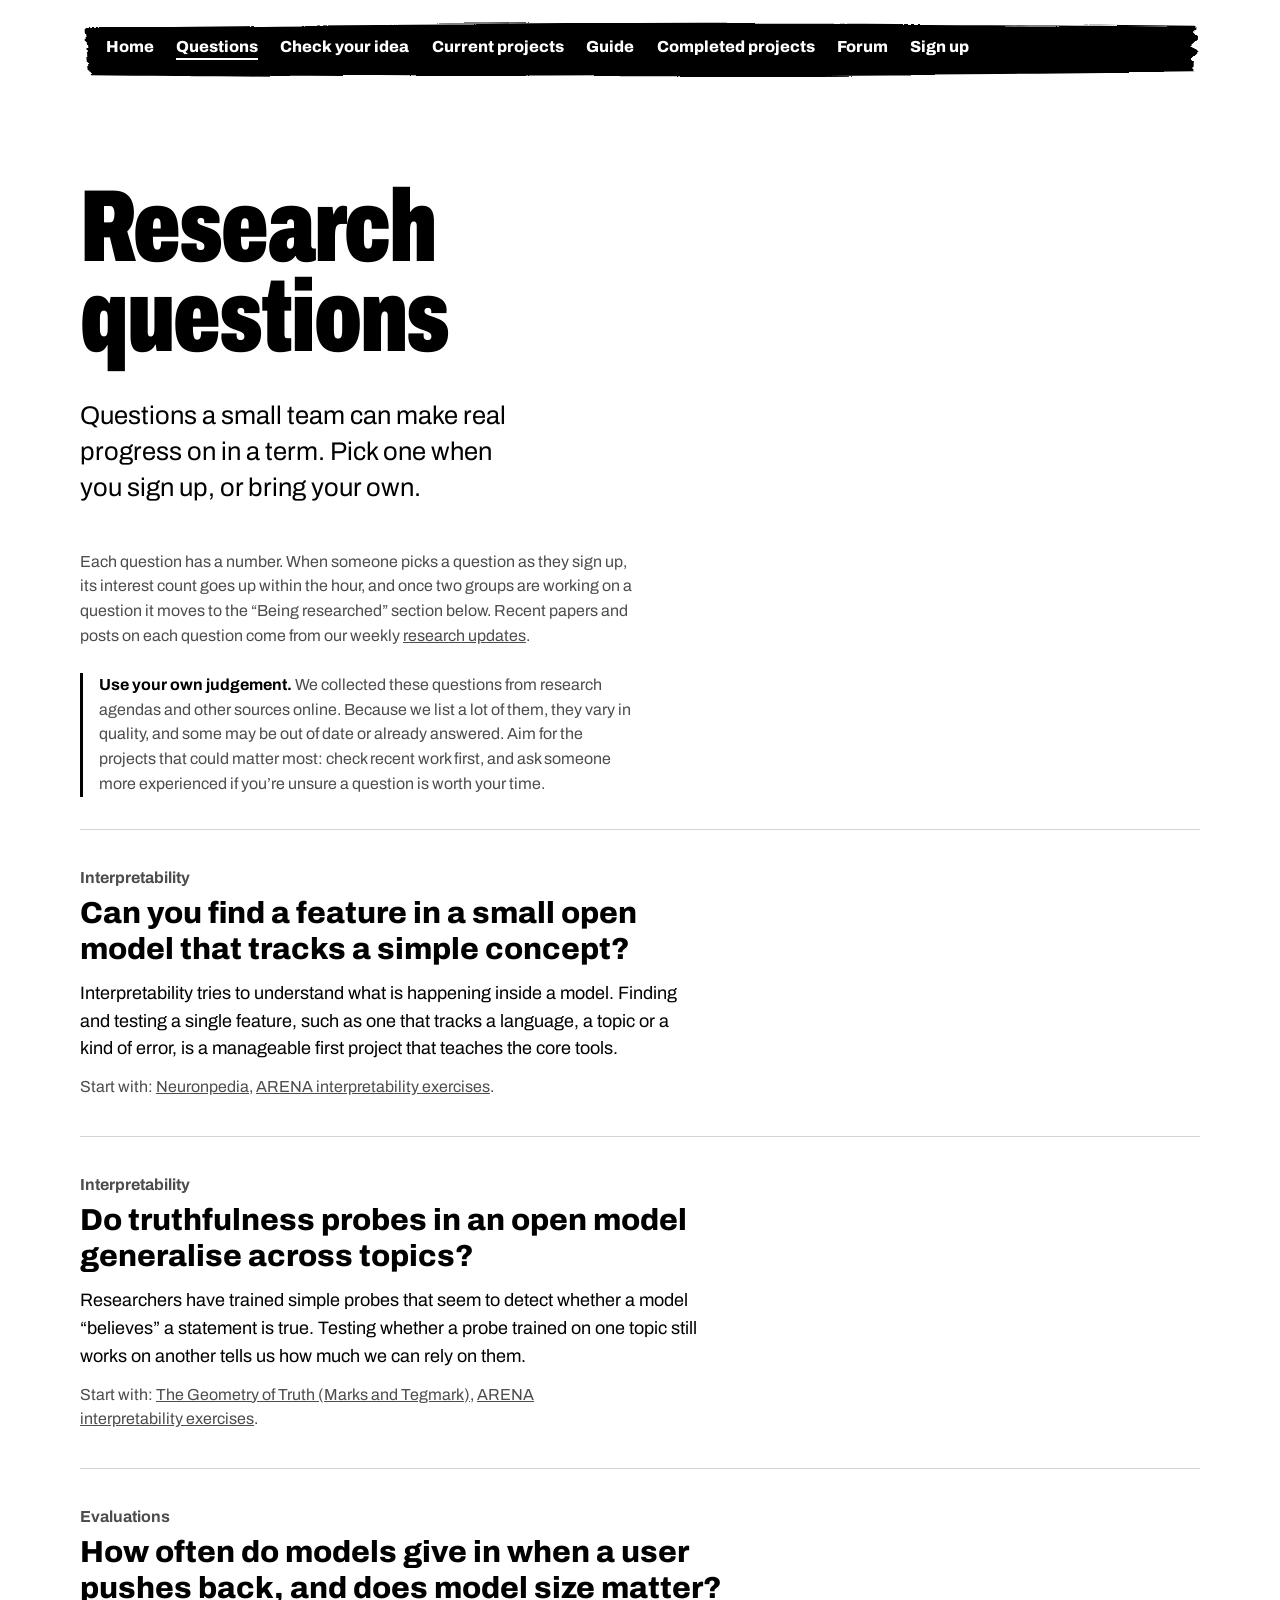
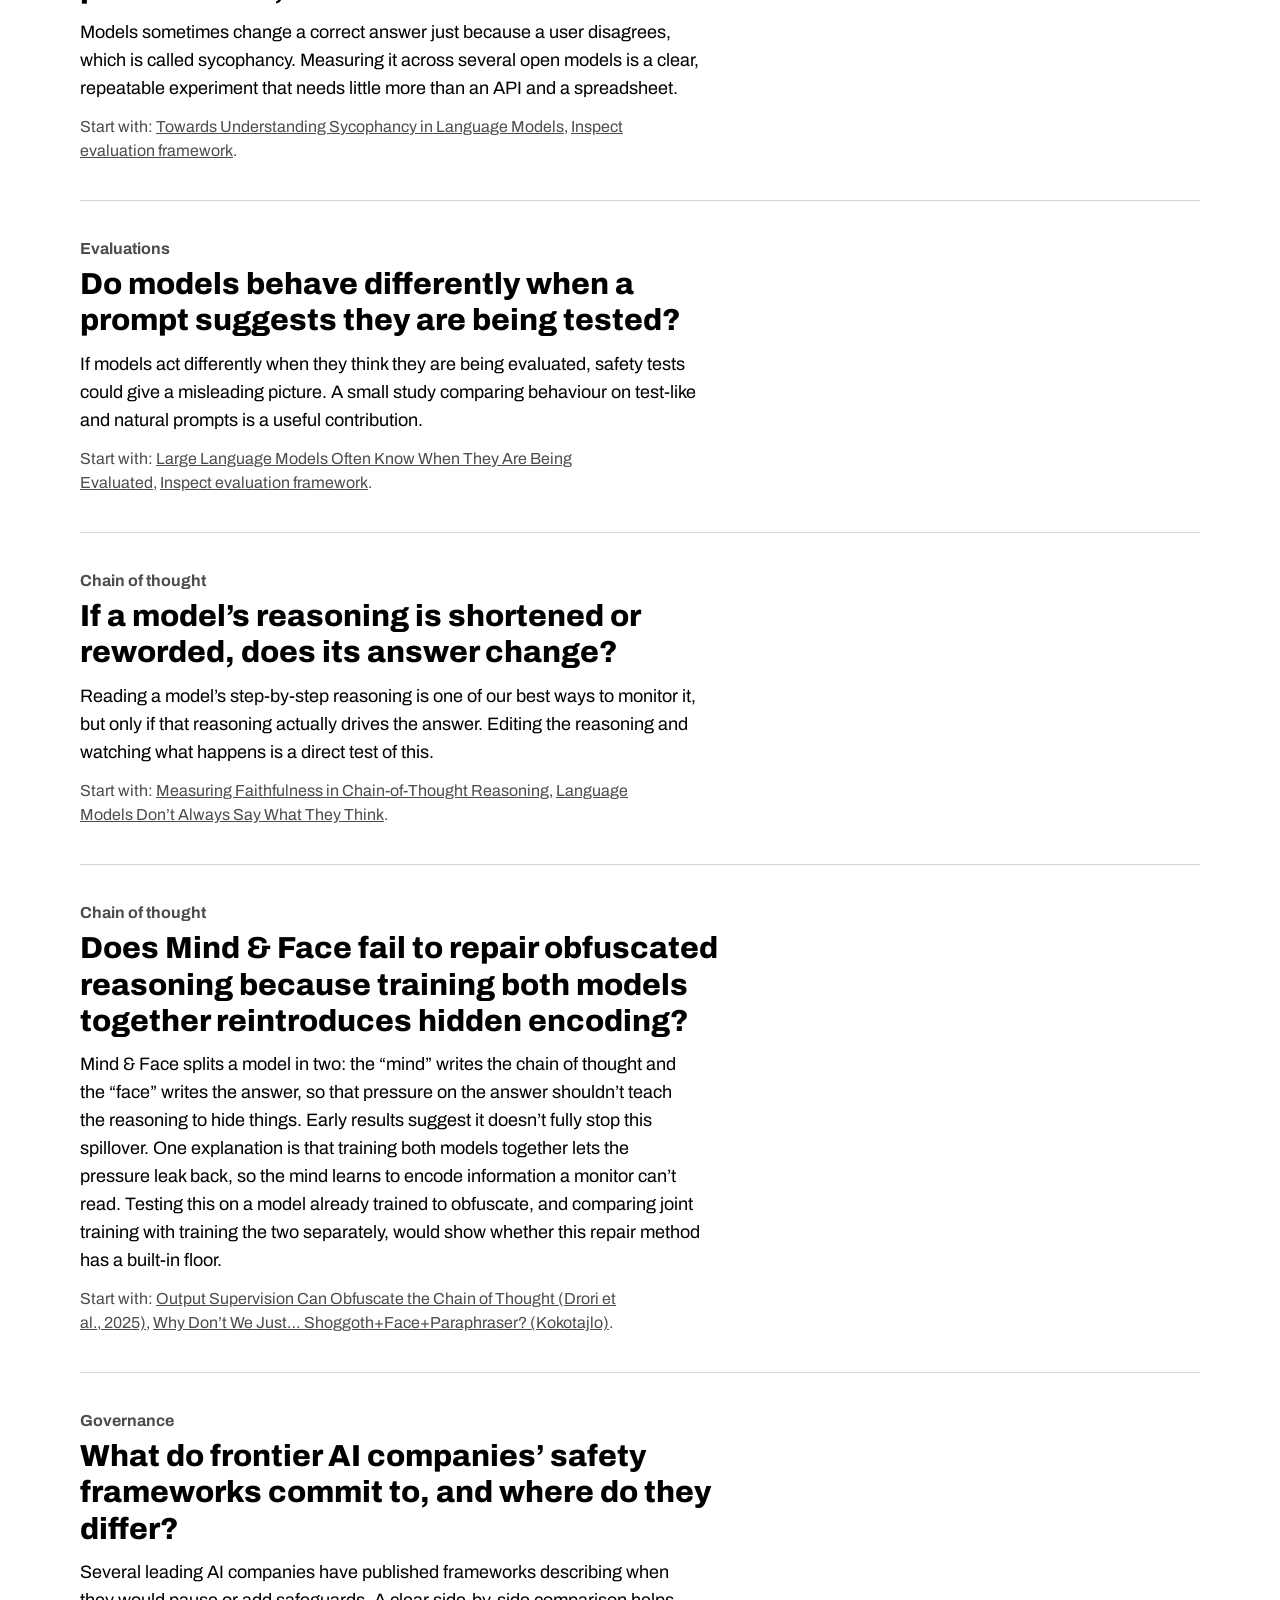
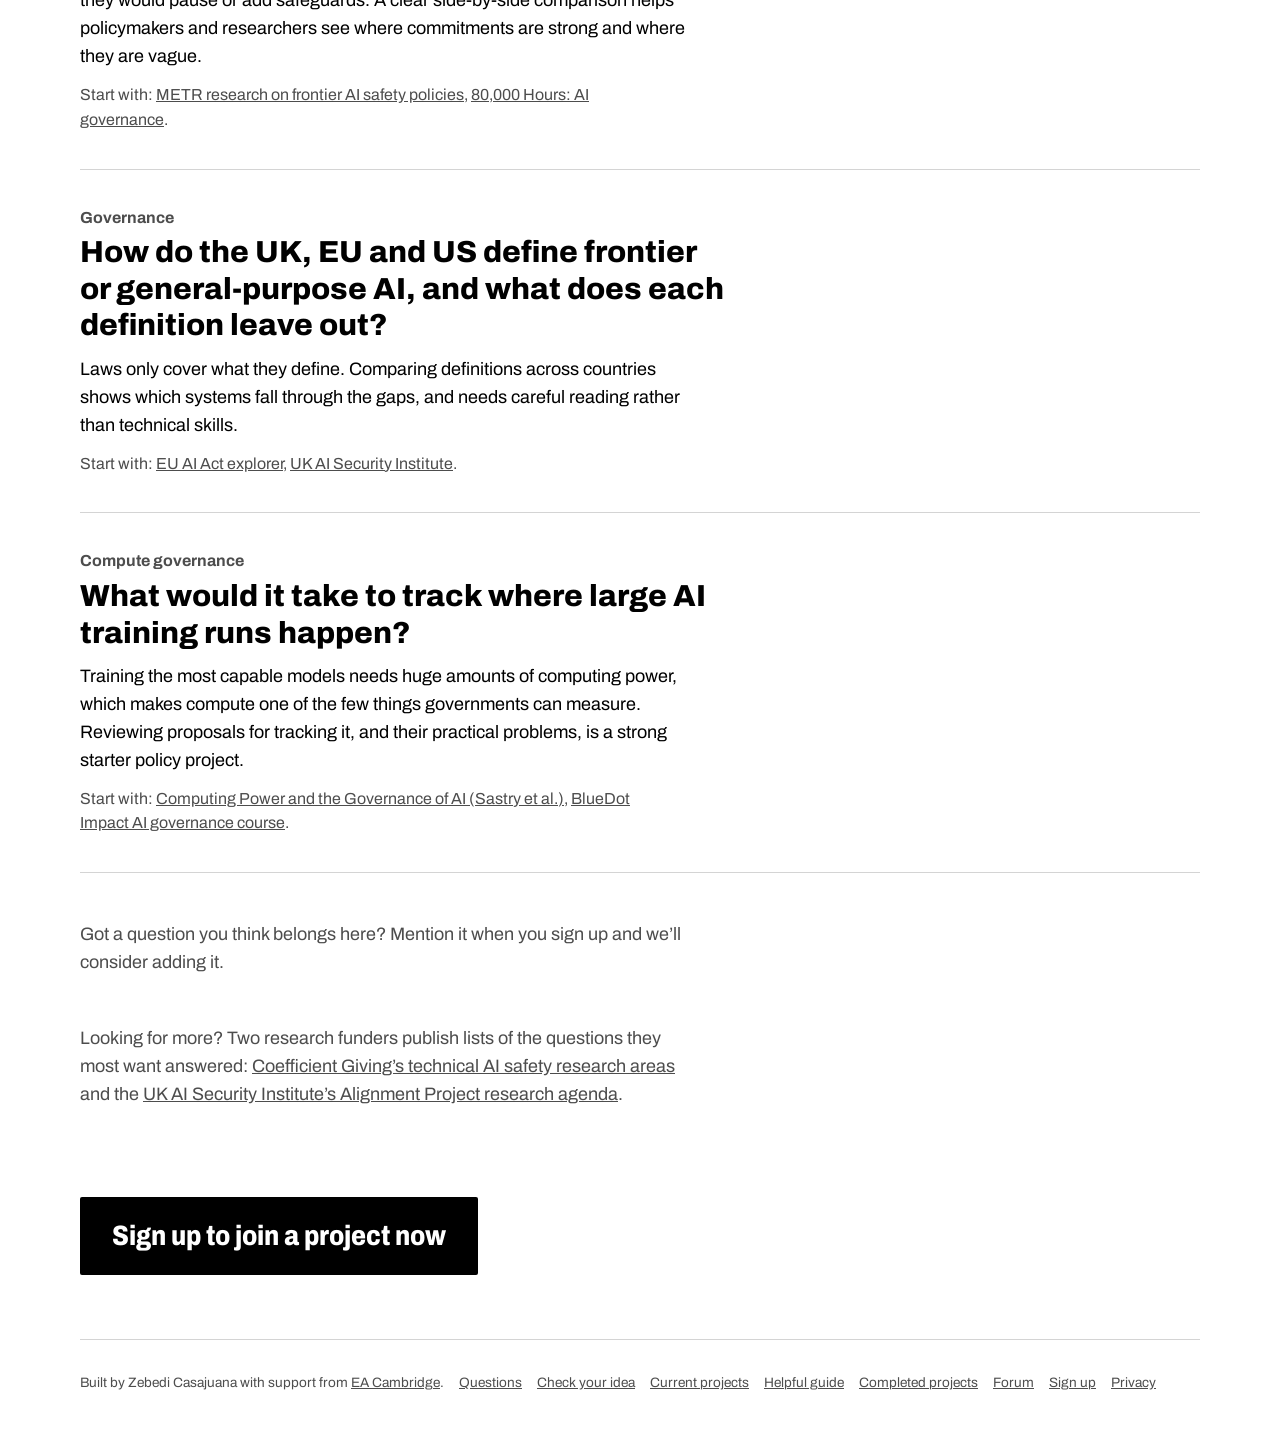
<file: questions.html>
<!DOCTYPE html>
<html lang="en-GB">
<head>
<meta charset="utf-8">
<meta name="viewport" content="width=device-width, initial-scale=1">
<title>Research questions | AI Safety Research</title>
<meta name="description" content="Well-scoped AI safety research questions for students, with starter reading and the teams already working on each one.">
<link rel="canonical" href="https://aisafetyresearch.co.uk/questions.html">
<meta property="og:type" content="website">
<meta property="og:site_name" content="AI Safety Research">
<meta property="og:title" content="Research questions | AI Safety Research">
<meta property="og:description" content="Well-scoped AI safety research questions for students, with starter reading and the teams already working on each one.">
<meta property="og:url" content="https://aisafetyresearch.co.uk/questions.html">
<meta name="twitter:card" content="summary">
<link rel="preconnect" href="https://fonts.googleapis.com">
<link rel="preconnect" href="https://fonts.gstatic.com" crossorigin>
<link href="https://fonts.googleapis.com/css2?family=Archivo:wdth,wght@62..125,400..900&display=swap" rel="stylesheet">
<style>
  :root {
    --paper: #ffffff;
    --ink: #000000;
    --ink-soft: #4d4d4d;
    --rule: #d4d4d4;
    --stroke: #000000;
    color-scheme: light;
  }
  @media (prefers-color-scheme: dark) {
    :root {
      --paper: #000000;
      --ink: #ffffff;
      --ink-soft: #b3b3b3;
      --rule: #333333;
      --stroke: #ffffff;
      color-scheme: dark;
    }
  }

  * { box-sizing: border-box; margin: 0; padding: 0; }

  html { background: var(--paper); }
  body {
    background: var(--paper);
    color: var(--ink);
    font-family: "Archivo", "Helvetica Neue", Arial, sans-serif;
    font-variation-settings: "wdth" 100;
    font-size: 1.125rem;
    line-height: 1.55;
    overflow-x: hidden;
  }

  a { color: inherit; }
  a:focus-visible, .cta:focus-visible {
    outline: 3px solid var(--ink);
    outline-offset: 4px;
  }

  .wrap {
    width: min(1120px, 100% - 3rem);
    margin-inline: auto;
  }

  /* Hero: the most relevant thing, so the biggest thing */
  .hero {
    position: relative;
    min-height: 92vh;
    display: flex;
    flex-direction: column;
    justify-content: center;
    padding-block: 5rem 4rem;
  }
  .slash-hero {
    position: absolute;
    top: 38%;
    right: -22%;
    width: 80%;
    max-width: 1100px;
    color: var(--stroke);
    pointer-events: none;
    z-index: 0;
  }
  .hero-text { position: relative; z-index: 1; }
  h1 {
    font-variation-settings: "wdth" 68;
    font-weight: 900;
    font-size: clamp(3.4rem, 11vw, 9.5rem);
    line-height: 0.88;
    letter-spacing: -0.02em;
    max-width: 9ch;
  }
  .lede {
    margin-top: 2rem;
    font-size: clamp(1.25rem, 2.2vw, 1.6rem);
    line-height: 1.4;
    max-width: 30ch;
    background: var(--paper);
    padding: 0.25rem 0.5rem 0.25rem 0;
  }
  .cta {
    display: inline-block;
    margin-top: 2.5rem;
    background: var(--ink);
    color: var(--paper);
    text-decoration: none;
    font-weight: 800;
    font-variation-settings: "wdth" 85;
    font-size: clamp(1.3rem, 2.4vw, 1.75rem);
    padding: 1.1rem 2rem;
    border-radius: 2px;
    transition: transform 0.15s ease;
  }
  .cta:hover { transform: translateY(-2px); }
  .actions {
    display: flex;
    flex-wrap: wrap;
    align-items: center;
    gap: 1rem 2rem;
    margin-top: 2.5rem;
  }
  .actions .cta { margin-top: 0; }
  .secondary {
    font-weight: 700;
    font-size: 1.2rem;
    text-underline-offset: 0.25em;
    text-decoration-thickness: 2px;
    background: var(--paper);
    padding: 0.2rem 0.3rem;
  }
  .secondary:focus-visible { outline: 3px solid var(--ink); outline-offset: 4px; }

  /* Research tracker: second most relevant */
  .research { padding-block: 5rem; border-top: 1px solid var(--rule); }
  .research h2 {
    font-variation-settings: "wdth" 75;
    font-weight: 800;
    font-size: clamp(2rem, 4.5vw, 3.25rem);
    line-height: 1;
    margin-bottom: 1rem;
  }
  .research p { color: var(--ink-soft); max-width: 55ch; }

  /* Learning resources: useful, a step down from the tracker */
  .learn { padding-block: 4rem; border-top: 1px solid var(--rule); }
  .learn h2 {
    font-variation-settings: "wdth" 75;
    font-weight: 800;
    font-size: clamp(1.75rem, 3.5vw, 2.5rem);
    line-height: 1.05;
    margin-bottom: 0.75rem;
  }
  .learn-intro { color: var(--ink-soft); max-width: 55ch; margin-bottom: 2rem; }
  .learn ul {
    list-style: none;
    display: grid;
    gap: 1.25rem 2.5rem;
    grid-template-columns: repeat(auto-fit, minmax(260px, 1fr));
  }
  .learn li a {
    display: block;
    font-weight: 800;
    font-size: 1.2rem;
    text-underline-offset: 0.2em;
    text-decoration-thickness: 2px;
  }
  .learn li span { display: block; color: var(--ink-soft); font-size: 1rem; margin-top: 0.25rem; max-width: 36ch; }

  /* Why: supporting detail, smaller again */
  .why {
    position: relative;
    padding-block: 4rem 5rem;
    border-top: 1px solid var(--rule);
  }
  .slash-why {
    position: absolute;
    left: -14%;
    top: 50%;
    transform: translateY(-50%);
    width: 52%;
    max-width: 620px;
    color: var(--stroke);
    opacity: 0.9;
    pointer-events: none;
  }
  .why-text {
    position: relative;
    max-width: 62ch;
    margin-left: auto;
    background: var(--paper);
    padding: 1rem 0 1rem 1.5rem;
  }
  .why h2 {
    font-weight: 800;
    font-size: 1.5rem;
    margin-bottom: 1rem;
  }
  .why p + p { margin-top: 1rem; }

  /* Join */
  .join { padding-block: 4rem; border-top: 1px solid var(--rule); }
  .join h2 {
    font-variation-settings: "wdth" 75;
    font-weight: 800;
    font-size: clamp(1.75rem, 3.5vw, 2.5rem);
    margin-bottom: 0.75rem;
  }
  .join p { max-width: 55ch; color: var(--ink-soft); }
  .join .cta { margin-top: 1.75rem; }
  footer a + a, footer a:last-child { margin-left: 0.75rem; }

  /* Footer: least relevant, smallest */
  footer {
    border-top: 1px solid var(--rule);
    padding-block: 2rem 3rem;
    font-size: 0.85rem;
    color: var(--ink-soft);
  }

  @media (prefers-reduced-motion: reduce) {
    .cta { transition: none; }
    .cta:hover { transform: none; }
  }
  @media (max-width: 640px) {
    .slash-hero { right: -40%; width: 140%; top: auto; bottom: 2%; }
    .slash-why { width: 90%; left: -30%; top: auto; bottom: 0; transform: none; opacity: 0.25; }
    .why-text { padding-left: 0; }
  }
</style>
<style>
  .page-head { padding-block: 4rem 2.5rem; }
  .page-head h1 { margin-top: 2.5rem; max-width: 12ch; font-size: clamp(3rem, 8vw, 6.5rem); }
  .page-head .lede { background: none; }
  .qlist { list-style: none; border-top: 1px solid var(--rule); }
  .qlist > li { padding-block: 2.25rem; border-bottom: 1px solid var(--rule); }
  .area { color: var(--ink-soft); font-weight: 700; font-size: 1rem; }
  .qlist h2 { font-weight: 800; font-size: clamp(1.4rem, 2.6vw, 1.9rem); line-height: 1.2; max-width: 34ch; margin-top: 0.25rem; }
  .qlist p { max-width: 62ch; margin-top: 0.75rem; }
  .qlist .res { color: var(--ink-soft); font-size: 1rem; }
  .prose { max-width: 66ch; padding-bottom: 4rem; }
  .prose h2 { font-weight: 800; font-size: 1.5rem; margin-top: 2.5rem; margin-bottom: 0.5rem; }
  .prose p + p, .prose ul { margin-top: 0.75rem; }
  .prose ul { padding-left: 1.25rem; }
  .note { margin-block: 3rem; color: var(--ink-soft); max-width: 62ch; }
  .qmeta { display: flex; flex-wrap: wrap; gap: 0.35rem 1.25rem; margin-top: 0.9rem; font-size: 1rem; color: var(--ink-soft); }
  .qmeta .qid { font-weight: 800; color: var(--ink); }
  .qmeta .working { font-weight: 700; color: var(--ink); }
  .pick { display: inline-block; margin-top: 1rem; font-weight: 700; font-size: 1.05rem; text-underline-offset: 0.25em; text-decoration-thickness: 2px; }
  .researched { margin-top: 3.5rem; }
  .researched h2.section-title, .open-title { font-weight: 800; font-size: clamp(1.6rem, 3vw, 2.2rem); line-height: 1.15; margin-bottom: 0.75rem; }
  .researched .intro { color: var(--ink-soft); max-width: 62ch; margin-bottom: 1.25rem; }
  .live-note { color: var(--ink-soft); font-size: 1rem; max-width: 62ch; margin: 0 0 1.5rem; }
  .qlist .team { margin-top: 0.6rem; font-size: 1rem; }
  .caveat { max-width: 62ch; margin: 0 0 2rem; padding-left: 1rem; border-left: 3px solid var(--ink); color: var(--ink-soft); font-size: 1rem; }
  .caveat strong { color: var(--ink); }
  .recent { margin-top: 1rem; font-size: 1rem; max-width: 62ch; }
  .recent ul { list-style: none; margin-top: 0.35rem; }
  .recent li + li { margin-top: 0.3rem; }
  .recent .src { color: var(--ink-soft); }
</style>
<link rel="stylesheet" href="nav.css">
</head>
<body>
<svg width="0" height="0" style="position:absolute" aria-hidden="true">
  <defs>
    <filter id="rough" x="-5%" y="-40%" width="110%" height="180%">
      <feTurbulence type="fractalNoise" baseFrequency="0.004 0.08" numOctaves="2" seed="4" result="edge"/>
      <feDisplacementMap in="SourceGraphic" in2="edge" scale="22" xChannelSelector="R" yChannelSelector="G" result="shape"/>
      <feTurbulence type="fractalNoise" baseFrequency="0.002 0.35" numOctaves="2" seed="9" result="bristle"/>
      <feColorMatrix in="bristle" type="matrix" values="0 0 0 0 0  0 0 0 0 0  0 0 0 0 0  0 0 0 -2.2 1.9" result="gaps"/>
      <feComposite in="shape" in2="gaps" operator="in"/>
    </filter>
  </defs>
</svg>
<nav class="wrap streak-nav" aria-label="Site"><svg class="streak" viewBox="0 0 1000 100" preserveAspectRatio="none" aria-hidden="true"><defs><filter id="rough-nav" x="-5%" y="-40%" width="110%" height="180%"><feTurbulence type="fractalNoise" baseFrequency="0.004 0.08" numOctaves="2" seed="4" result="edge"/><feDisplacementMap in="SourceGraphic" in2="edge" scale="14" xChannelSelector="R" yChannelSelector="G" result="shape"/></filter></defs><path fill="currentColor" filter="url(#rough-nav)" d="M4 14 C 300 6, 700 4, 996 10 L 994 90 C 700 96, 300 98, 8 92 Z"/></svg><div class="links"><a href="index.html">Home</a><a href="questions.html" aria-current="page">Questions</a><a href="check.html">Check your idea</a><a href="projects.html">Current projects</a><a href="guide.html">Guide</a><a href="completed.html">Completed projects</a><a href="forum.html">Forum</a><a href="login.html">Sign up</a></div></nav>
<header class="wrap page-head">
  <h1>Research questions</h1>
  <p class="lede">Questions a small team can make real progress on in a term. Pick one when you sign up, or bring your own.</p>
</header>
<main class="wrap">
  <p class="live-note" id="live-note">Each question has a number. When someone picks a question as they sign up, its interest count goes up within the hour, and once two groups are working on a question it moves to the “Being researched” section below. Recent papers and posts on each question come from our weekly <a href="research.html">research updates</a>.</p>
  <p class="caveat"><strong>Use your own judgement.</strong> We collected these questions from research agendas and other sources online. Because we list a lot of them, they vary in quality, and some may be out of date or already answered. Aim for the projects that could matter most: check recent work first, and ask someone more experienced if you’re unsure a question is worth your time.</p>
  <ol class="qlist" id="open-list">
    <li>
      <div class="area">Interpretability</div>
      <h2>Can you find a feature in a small open model that tracks a simple concept?</h2>
      <p>Interpretability tries to understand what is happening inside a model. Finding and testing a single feature, such as one that tracks a language, a topic or a kind of error, is a manageable first project that teaches the core tools.</p>
      <p class="res">Start with: <a href="https://www.neuronpedia.org/">Neuronpedia</a>, <a href="https://www.arena.education/">ARENA interpretability exercises</a>.</p>
    </li>
    <li>
      <div class="area">Interpretability</div>
      <h2>Do truthfulness probes in an open model generalise across topics?</h2>
      <p>Researchers have trained simple probes that seem to detect whether a model “believes” a statement is true. Testing whether a probe trained on one topic still works on another tells us how much we can rely on them.</p>
      <p class="res">Start with: <a href="https://arxiv.org/abs/2310.06824">The Geometry of Truth (Marks and Tegmark)</a>, <a href="https://www.arena.education/">ARENA interpretability exercises</a>.</p>
    </li>
    <li>
      <div class="area">Evaluations</div>
      <h2>How often do models give in when a user pushes back, and does model size matter?</h2>
      <p>Models sometimes change a correct answer just because a user disagrees, which is called sycophancy. Measuring it across several open models is a clear, repeatable experiment that needs little more than an API and a spreadsheet.</p>
      <p class="res">Start with: <a href="https://arxiv.org/abs/2310.13548">Towards Understanding Sycophancy in Language Models</a>, <a href="https://inspect.aisi.org.uk/">Inspect evaluation framework</a>.</p>
    </li>
    <li>
      <div class="area">Evaluations</div>
      <h2>Do models behave differently when a prompt suggests they are being tested?</h2>
      <p>If models act differently when they think they are being evaluated, safety tests could give a misleading picture. A small study comparing behaviour on test-like and natural prompts is a useful contribution.</p>
      <p class="res">Start with: <a href="https://arxiv.org/abs/2505.23836">Large Language Models Often Know When They Are Being Evaluated</a>, <a href="https://inspect.aisi.org.uk/">Inspect evaluation framework</a>.</p>
    </li>
    <li>
      <div class="area">Chain of thought</div>
      <h2>If a model’s reasoning is shortened or reworded, does its answer change?</h2>
      <p>Reading a model’s step-by-step reasoning is one of our best ways to monitor it, but only if that reasoning actually drives the answer. Editing the reasoning and watching what happens is a direct test of this.</p>
      <p class="res">Start with: <a href="https://arxiv.org/abs/2307.13702">Measuring Faithfulness in Chain-of-Thought Reasoning</a>, <a href="https://arxiv.org/abs/2305.04388">Language Models Don’t Always Say What They Think</a>.</p>
    </li>
    <li>
      <div class="area">Chain of thought</div>
      <h2>Does Mind &amp; Face fail to repair obfuscated reasoning because training both models together reintroduces hidden encoding?</h2>
      <p>Mind &amp; Face splits a model in two: the “mind” writes the chain of thought and the “face” writes the answer, so that pressure on the answer shouldn’t teach the reasoning to hide things. Early results suggest it doesn’t fully stop this spillover. One explanation is that training both models together lets the pressure leak back, so the mind learns to encode information a monitor can’t read. Testing this on a model already trained to obfuscate, and comparing joint training with training the two separately, would show whether this repair method has a built-in floor.</p>
      <p class="res">Start with: <a href="https://arxiv.org/abs/2511.11584">Output Supervision Can Obfuscate the Chain of Thought (Drori et al., 2025)</a>, <a href="https://www.lesswrong.com/posts/Tzdwetw55JNqFTkzK">Why Don’t We Just… Shoggoth+Face+Paraphraser? (Kokotajlo)</a>.</p>
    </li>
    <li>
      <div class="area">Governance</div>
      <h2>What do frontier AI companies’ safety frameworks commit to, and where do they differ?</h2>
      <p>Several leading AI companies have published frameworks describing when they would pause or add safeguards. A clear side-by-side comparison helps policymakers and researchers see where commitments are strong and where they are vague.</p>
      <p class="res">Start with: <a href="https://metr.org/">METR research on frontier AI safety policies</a>, <a href="https://80000hours.org/problem-profiles/artificial-intelligence/">80,000 Hours: AI governance</a>.</p>
    </li>
    <li>
      <div class="area">Governance</div>
      <h2>How do the UK, EU and US define frontier or general-purpose AI, and what does each definition leave out?</h2>
      <p>Laws only cover what they define. Comparing definitions across countries shows which systems fall through the gaps, and needs careful reading rather than technical skills.</p>
      <p class="res">Start with: <a href="https://artificialintelligenceact.eu/">EU AI Act explorer</a>, <a href="https://www.aisi.gov.uk/">UK AI Security Institute</a>.</p>
    </li>
    <li>
      <div class="area">Compute governance</div>
      <h2>What would it take to track where large AI training runs happen?</h2>
      <p>Training the most capable models needs huge amounts of computing power, which makes compute one of the few things governments can measure. Reviewing proposals for tracking it, and their practical problems, is a strong starter policy project.</p>
      <p class="res">Start with: <a href="https://arxiv.org/abs/2402.08797">Computing Power and the Governance of AI (Sastry et al.)</a>, <a href="https://bluedot.org/">BlueDot Impact AI governance course</a>.</p>
    </li>
  </ol>
  <p class="note">Got a question you think belongs here? Mention it when you sign up and we’ll consider adding it.</p>
  <p class="note">Looking for more? Two research funders publish lists of the questions they most want answered: <a href="https://coefficientgiving.org/?p=23777">Coefficient Giving’s technical AI safety research areas</a> and the <a href="https://alignmentproject.aisi.gov.uk/research-agenda">UK AI Security Institute’s Alignment Project research agenda</a>.</p>
  <section class="researched" id="researched" aria-labelledby="researched-title" hidden>
    <h2 class="section-title" id="researched-title">Being researched</h2>
    <p class="intro">Two or more groups are already working on these. Pick another question, or mention one of these when you sign up if you’d like to join an existing group.</p>
    <ol class="qlist" id="researched-list"></ol>
  </section>
  <a class="cta" href="login.html">Sign up to join a project now</a>
  <div style="height:4rem"></div>
</main>
<footer class="wrap">
  Built by Zebedi Casajuana with support from <a href="https://www.eacambridge.org/">EA Cambridge</a>. <a href="questions.html">Questions</a> <a href="check.html">Check your idea</a> <a href="projects.html">Current projects</a> <a href="guide.html">Helpful guide</a> <a href="completed.html">Completed projects</a> <a href="forum.html">Forum</a> <a href="login.html">Sign up</a> <a href="privacy.html">Privacy</a>
</footer>
<script>
(function () {
  var CSV_URL = "https://docs.google.com/spreadsheets/d/e/2PACX-1vQ6_xOYEMg6qJRN7T0YQmxfVTwmA0s_-nVtD2c-uUv3pwshbpK7qbWv1ctTJPyZ3a-x8OeogAh5tSyj/pub?gid=0&single=true&output=csv";
  var SIGNUP_URL = "login.html";

  function parseCSV(text) {
    var rows = [], row = [], field = "", inQuotes = false;
    for (var i = 0; i < text.length; i++) {
      var c = text[i];
      if (inQuotes) {
        if (c === '"') { if (text[i + 1] === '"') { field += '"'; i++; } else { inQuotes = false; } }
        else { field += c; }
      } else if (c === '"') { inQuotes = true; }
      else if (c === ",") { row.push(field); field = ""; }
      else if (c === "\n") { row.push(field); rows.push(row); row = []; field = ""; }
      else if (c !== "\r") { field += c; }
    }
    if (field !== "" || row.length) { row.push(field); rows.push(row); }
    return rows;
  }

  function esc(s) {
    return String(s).replace(/&/g, "&amp;").replace(/</g, "&lt;").replace(/>/g, "&gt;").replace(/"/g, "&quot;");
  }

  function links(s) {
    if (!s) return "";
    var parts = s.split(/;\s*/).map(function (p) {
      var m = p.match(/^(.*)\s\((https?:\/\/[^)]+)\)$/);
      return m ? '<a href="' + esc(m[2]) + '">' + esc(m[1]) + "</a>" : esc(p);
    });
    return '<p class="res">Start with: ' + parts.join(", ") + ".</p>";
  }

  function teamsHtml(ts) {
    if (!ts || !ts.length) return "";
    return ts.map(function (t) {
      return '<p class="team"><strong>Working on this:</strong> ' + esc(t.name) + (t.members ? " (" + esc(t.members) + ")" : "") + "</p>";
    }).join("");
  }

  function recentHtml(list) {
    if (!list || !list.length) return "";
    return '<div class="recent"><strong>Recent related work</strong><ul>' + list.slice(0, 3).map(function (it) {
      var url = /^https:\/\//.test(it.url || "") ? it.url : "#";
      return '<li><a href="' + esc(url) + '">' + esc(it.title) + '</a> <span class="src">(' + esc(it.source) + ')</span></li>';
    }).join("") + '</ul><a href="research.html">Summaries in the research updates</a></div>';
  }

  function item(q, researched) {
    var interested = parseInt(q.interested, 10) || 0;
    var groups = parseInt(q.groups, 10) || 0;
    var meta = '<span class="qid">' + esc(q.id) + "</span>" +
      "<span>" + interested + (interested === 1 ? " person" : " people") + " interested</span>";
    if (groups === 1) meta += '<span class="working">1 group already working on this</span>';
    if (groups >= 2) meta += '<span class="working">' + groups + " groups working on this</span>";
    var pick = "";
    if (!researched && q.option) {
      pick = '<a class="pick" href="' + esc(SIGNUP_URL + "?q=" + encodeURIComponent(q.option)) + '">Pick this question</a>';
    }
    return '<li id="' + esc(String(q.id).toLowerCase()) + '">' +
      '<div class="area">' + esc(q.area) + "</div>" +
      "<h2>" + esc(q.question) + "</h2>" +
      '<div class="qmeta">' + meta + "</div>" +
      (q.why ? "<p>" + esc(q.why) + "</p>" : "") +
      teamsHtml(q.teams) + recentHtml(q.recent) + links(q.start) + pick + "</li>";
  }

  var updates = fetch("data/research-updates.json?v=" + Date.now())
    .then(function (r) { return r.ok ? r.json() : null; })
    .catch(function () { return null; });

  Promise.all([fetch(CSV_URL).then(function (r) { if (!r.ok) throw new Error(r.status); return r.text(); }), updates])
    .then(function (res) {
      var text = res[0], recent = {};
      ((res[1] && res[1].weeks) || []).forEach(function (w) {
        (w.items || []).forEach(function (it) {
          (it.questions || []).forEach(function (q) { (recent[q] = recent[q] || []).push(it); });
        });
      });
      var all = parseCSV(text).slice(1);
      var teams = all.filter(function (r) { return r[10] && r[11] && /^active$/i.test((r[12] || "").trim()); }).map(function (r) { return { name: r[10], qid: r[11].trim(), members: r[14] || "" }; });
      var rows = all.filter(function (r) { return /^Q\d+/.test(r[0] || "") && r[2]; });
      if (!rows.length) return;
      var qs = rows.map(function (r) {
        return { id: r[0], area: r[1], question: r[2], why: r[3], start: r[4], option: r[5], interested: r[6], groups: r[7], status: r[8], teams: teams.filter(function (t) { return t.qid === r[0]; }), recent: recent[r[0]] || [] };
      });
      var open = qs.filter(function (q) { return (parseInt(q.groups, 10) || 0) < 2; });
      var done = qs.filter(function (q) { return (parseInt(q.groups, 10) || 0) >= 2; });
      document.getElementById("open-list").innerHTML = open.map(function (q) { return item(q, false); }).join("");
      if (done.length) {
        document.getElementById("researched-list").innerHTML = done.map(function (q) { return item(q, true); }).join("");
        document.getElementById("researched").hidden = false;
      }
      if (location.hash) {
        var target = document.getElementById(location.hash.slice(1));
        if (target) target.scrollIntoView();
      }
    })
    .catch(function () { /* keep the built-in list if the live data can’t load */ });
})();
</script>
</body>
</html>
</file>
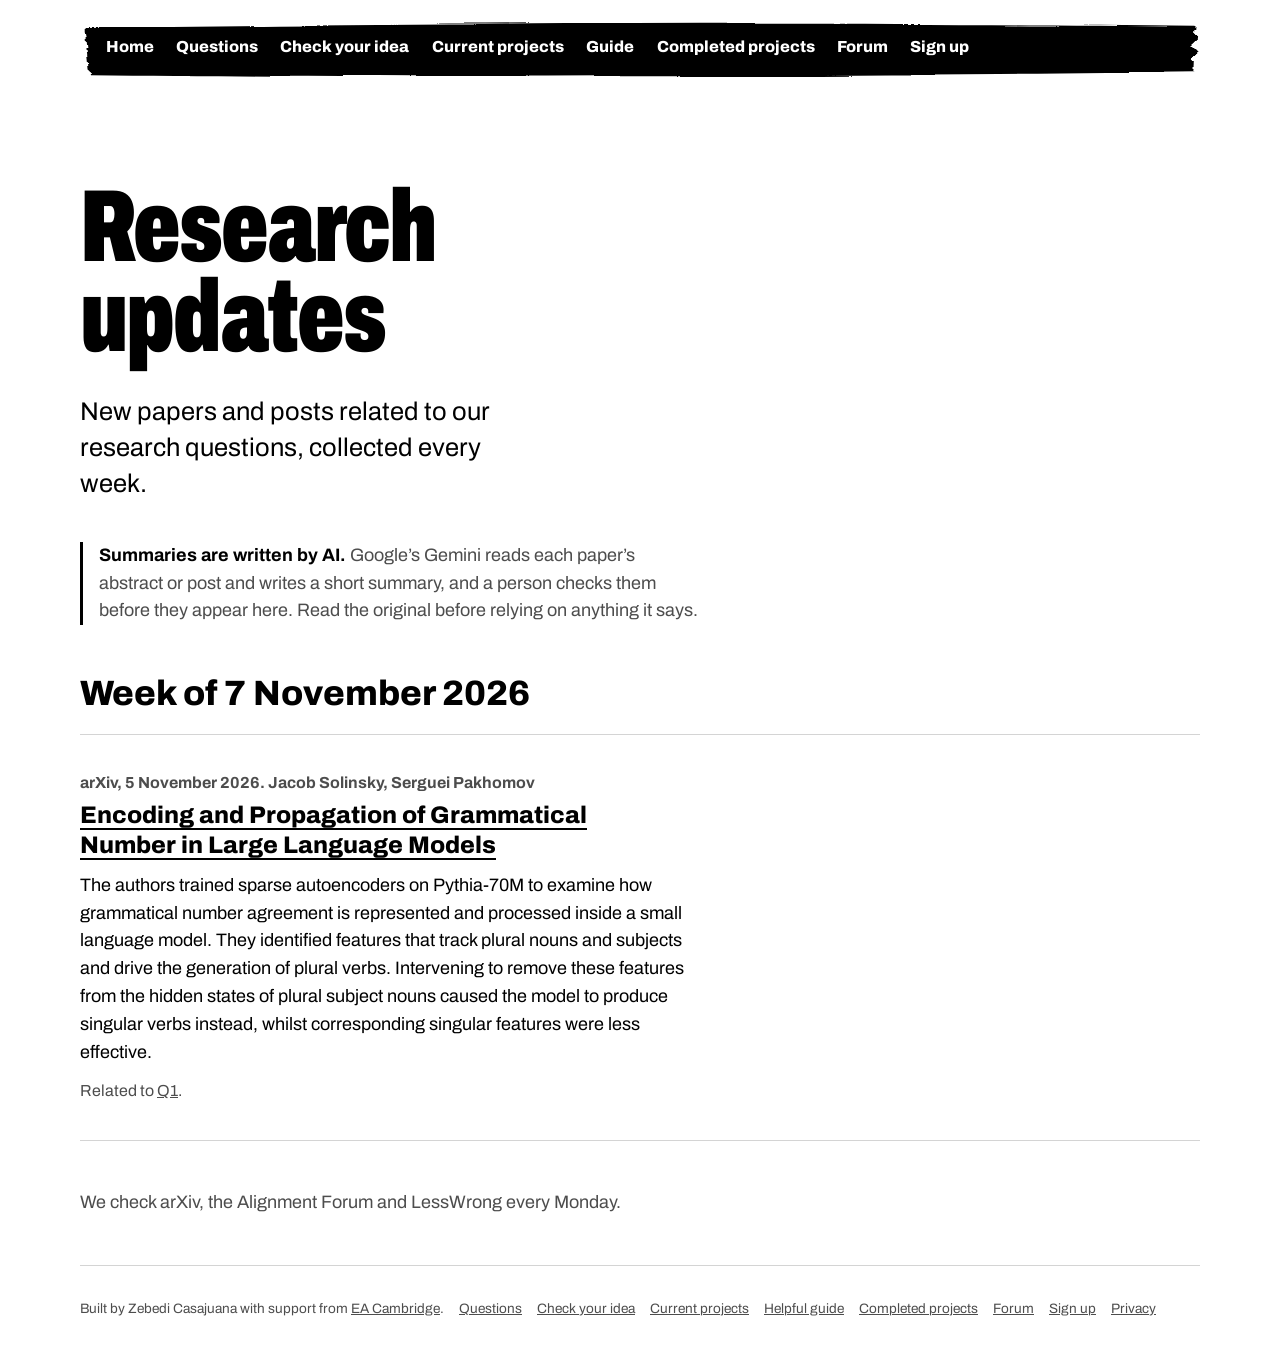
<file: research.html>
<!DOCTYPE html>
<html lang="en-GB">
<head>
<meta charset="utf-8">
<meta name="viewport" content="width=device-width, initial-scale=1">
<title>Research updates | AI Safety Research</title>
<meta name="description" content="New AI safety papers and posts related to our research questions, collected every week with short summaries.">
<link rel="canonical" href="https://aisafetyresearch.co.uk/research.html">
<meta property="og:type" content="website">
<meta property="og:site_name" content="AI Safety Research">
<meta property="og:title" content="Research updates | AI Safety Research">
<meta property="og:description" content="New AI safety papers and posts related to our research questions, collected every week with short summaries.">
<meta property="og:url" content="https://aisafetyresearch.co.uk/research.html">
<meta name="twitter:card" content="summary">
<link rel="preconnect" href="https://fonts.googleapis.com">
<link rel="preconnect" href="https://fonts.gstatic.com" crossorigin>
<link href="https://fonts.googleapis.com/css2?family=Archivo:wdth,wght@62..125,400..900&display=swap" rel="stylesheet">
<style>
  :root {
    --paper: #ffffff;
    --ink: #000000;
    --ink-soft: #4d4d4d;
    --rule: #d4d4d4;
    color-scheme: light;
  }
  @media (prefers-color-scheme: dark) {
    :root {
      --paper: #000000;
      --ink: #ffffff;
      --ink-soft: #b3b3b3;
      --rule: #333333;
      color-scheme: dark;
    }
  }
  * { box-sizing: border-box; margin: 0; padding: 0; }
  html { background: var(--paper); }
  body {
    background: var(--paper);
    color: var(--ink);
    font-family: "Archivo", "Helvetica Neue", Arial, sans-serif;
    font-variation-settings: "wdth" 100;
    font-size: 1.125rem;
    line-height: 1.55;
    overflow-x: hidden;
  }
  a { color: inherit; }
  a:focus-visible, .cta:focus-visible { outline: 3px solid var(--ink); outline-offset: 4px; }
  .wrap { width: min(1120px, 100% - 3rem); margin-inline: auto; }
  h1 {
    font-variation-settings: "wdth" 68;
    font-weight: 900;
    line-height: 0.88;
    letter-spacing: -0.02em;
  }
  .lede { margin-top: 2rem; font-size: clamp(1.25rem, 2.2vw, 1.6rem); line-height: 1.4; max-width: 30ch; }
  .cta {
    display: inline-block;
    background: var(--ink);
    color: var(--paper);
    text-decoration: none;
    font-weight: 800;
    font-variation-settings: "wdth" 85;
    font-size: clamp(1.3rem, 2.4vw, 1.75rem);
    padding: 1.1rem 2rem;
    border-radius: 2px;
    transition: transform 0.15s ease;
  }
  .cta:hover { transform: translateY(-2px); }
  .secondary { font-weight: 700; font-size: 1.2rem; text-underline-offset: 0.25em; text-decoration-thickness: 2px; padding: 0.2rem 0.3rem; }
  footer a + a, footer a:last-child { margin-left: 0.75rem; }
  footer { border-top: 1px solid var(--rule); padding-block: 2rem 3rem; font-size: 0.85rem; color: var(--ink-soft); }
  .page-head { padding-block: 4rem 2.5rem; }
  .page-head h1 { margin-top: 2.5rem; max-width: 12ch; font-size: clamp(3rem, 8vw, 6.5rem); }
  .qlist { list-style: none; border-top: 1px solid var(--rule); }
  .qlist > li { padding-block: 2.25rem; border-bottom: 1px solid var(--rule); }
  .area { color: var(--ink-soft); font-weight: 700; font-size: 1rem; }
  .qlist h2 { font-weight: 800; font-size: clamp(1.4rem, 2.6vw, 1.9rem); line-height: 1.2; max-width: 34ch; margin-top: 0.25rem; }
  .qlist p { max-width: 62ch; margin-top: 0.75rem; }
  .qlist .res { color: var(--ink-soft); font-size: 1rem; }
  .status { color: var(--ink-soft); font-size: 1rem; margin-top: 0.5rem; }
  .qlist dl { max-width: 62ch; margin-top: 1rem; display: grid; grid-template-columns: minmax(0, 1fr); gap: 0.6rem; }
  .qlist dt { font-weight: 700; }
  .qlist dd { margin: 0 0 0.4rem; }
  @media (min-width: 720px) { .qlist dl { grid-template-columns: 9rem minmax(0, 1fr); gap: 0.6rem 1.5rem; } .qlist dd { margin: 0; } }
  .note { margin-block: 3rem; color: var(--ink-soft); max-width: 62ch; }
  .submit { margin-top: 1.5rem; padding-top: 3rem; border-top: 1px solid var(--rule); }
  .submit h2 { font-weight: 800; font-size: clamp(1.6rem, 3vw, 2.2rem); line-height: 1.15; }
  .submit p { max-width: 62ch; margin: 0.75rem 0 1.75rem; }
  @media (prefers-reduced-motion: reduce) { .cta { transition: none; } .cta:hover { transform: none; } }
  .week { margin-top: 3.5rem; }
  .week:first-of-type { margin-top: 0; }
  .week > h2 { font-weight: 800; font-size: clamp(1.6rem, 3vw, 2.2rem); line-height: 1.15; margin-bottom: 1.25rem; }
  .qlist h3 { font-weight: 800; font-size: clamp(1.2rem, 2.2vw, 1.5rem); line-height: 1.25; max-width: 40ch; margin-top: 0.25rem; }
  .qlist h3 a { text-decoration-thickness: 2px; text-underline-offset: 0.2em; }
  .ai-note { margin-bottom: 3rem; padding-left: 1rem; border-left: 3px solid var(--ink); max-width: 62ch; color: var(--ink-soft); }
  .ai-note strong { color: var(--ink); }
  .empty { padding-block: 2rem 4rem; max-width: 62ch; }
</style>
<link rel="stylesheet" href="nav.css">
</head>
<body>
<nav class="wrap streak-nav" aria-label="Site"><svg class="streak" viewBox="0 0 1000 100" preserveAspectRatio="none" aria-hidden="true"><defs><filter id="rough-nav" x="-5%" y="-40%" width="110%" height="180%"><feTurbulence type="fractalNoise" baseFrequency="0.004 0.08" numOctaves="2" seed="4" result="edge"/><feDisplacementMap in="SourceGraphic" in2="edge" scale="14" xChannelSelector="R" yChannelSelector="G" result="shape"/></filter></defs><path fill="currentColor" filter="url(#rough-nav)" d="M4 14 C 300 6, 700 4, 996 10 L 994 90 C 700 96, 300 98, 8 92 Z"/></svg><div class="links"><a href="index.html">Home</a><a href="questions.html">Questions</a><a href="check.html">Check your idea</a><a href="projects.html">Current projects</a><a href="guide.html">Guide</a><a href="completed.html">Completed projects</a><a href="forum.html">Forum</a><a href="login.html">Sign up</a></div></nav>
<header class="wrap page-head">
  <h1>Research updates</h1>
  <p class="lede">New papers and posts related to our research questions, collected every week.</p>
</header>
<main class="wrap">
  <p class="ai-note"><strong>Summaries are written by AI.</strong> Google’s Gemini reads each paper’s abstract or post and writes a short summary, and a person checks them before they appear here. Read the original before relying on anything it says.</p>
  <div id="updates">
    <p class="empty">The first weekly update will appear here soon. Until then, <a href="questions.html">browse the research questions</a>.</p>
  </div>
  <p class="note">We check arXiv, the Alignment Forum and LessWrong every Monday.</p>
</main>
<footer class="wrap">
  Built by Zebedi Casajuana with support from <a href="https://www.eacambridge.org/">EA Cambridge</a>. <a href="questions.html">Questions</a> <a href="check.html">Check your idea</a> <a href="projects.html">Current projects</a> <a href="guide.html">Helpful guide</a> <a href="completed.html">Completed projects</a> <a href="forum.html">Forum</a> <a href="login.html">Sign up</a> <a href="privacy.html">Privacy</a>
</footer>
<script>
(function () {
  function esc(s) {
    return String(s == null ? "" : s).replace(/&/g, "&amp;").replace(/</g, "&lt;").replace(/>/g, "&gt;").replace(/"/g, "&quot;");
  }
  function day(iso) {
    var d = new Date(iso + "T12:00:00Z");
    return isNaN(d) ? esc(iso) : d.toLocaleDateString("en-GB", { day: "numeric", month: "long", year: "numeric", timeZone: "UTC" });
  }
  function safeUrl(u) { return /^https:\/\//.test(u || "") ? u : "#"; }
  fetch("data/research-updates.json?v=" + Date.now())
    .then(function (r) { if (!r.ok) throw new Error(r.status); return r.json(); })
    .then(function (data) {
      var weeks = (data && data.weeks) || [];
      if (!weeks.length) return;
      document.getElementById("updates").innerHTML = weeks.map(function (w) {
        return '<section class="week"><h2>Week of ' + day(w.week_of) + '</h2><ul class="qlist">' +
          (w.items || []).map(function (it) {
            var qs = (it.questions || []).map(function (q) {
              return '<a href="questions.html#' + esc(q.toLowerCase()) + '">' + esc(q) + "</a>";
            }).join(", ");
            return "<li>" +
              '<div class="area">' + esc(it.source) + ", " + day(it.published) + (it.authors ? ". " + esc(it.authors) : "") + "</div>" +
              '<h3><a href="' + esc(safeUrl(it.url)) + '">' + esc(it.title) + "</a></h3>" +
              "<p>" + esc(it.summary) + "</p>" +
              (qs ? '<p class="res">Related to ' + qs + ".</p>" : "") +
              "</li>";
          }).join("") + "</ul></section>";
      }).join("");
    })
    .catch(function () { /* keep the message above if the updates can’t load */ });
})();
</script>
</body>
</html>
</file>
<file: nav.css>
/* The header on every page: the site's brush streak with the page links on top of it. */
.streak-nav { position: relative; margin-top: 1.25rem; padding: 1rem 1.6rem 1.1rem; color: var(--paper, #fff); z-index: 2; }
.streak-nav .streak { position: absolute; inset: 0; width: 100%; height: 100%; color: var(--ink, #000); pointer-events: none; }
.streak-nav .links { position: relative; display: flex; flex-wrap: wrap; gap: 0.35rem 1.4rem; align-items: center; }
.streak-nav a { color: var(--paper, #fff); font-family: "Archivo", "Helvetica Neue", Arial, sans-serif; font-weight: 800; font-size: 1rem; line-height: 1.4; text-decoration: none; border-bottom: 2px solid transparent; }
.streak-nav a:hover, .streak-nav a[aria-current="page"] { border-bottom-color: currentColor; }
.streak-nav a:focus-visible { outline: 3px solid var(--paper, #fff); outline-offset: 3px; }
@media (max-width: 640px) { .streak-nav { padding: 0.8rem 1rem 0.9rem; } .streak-nav .links { gap: 0.3rem 1rem; } .streak-nav a { font-size: 0.95rem; } }
</file>
